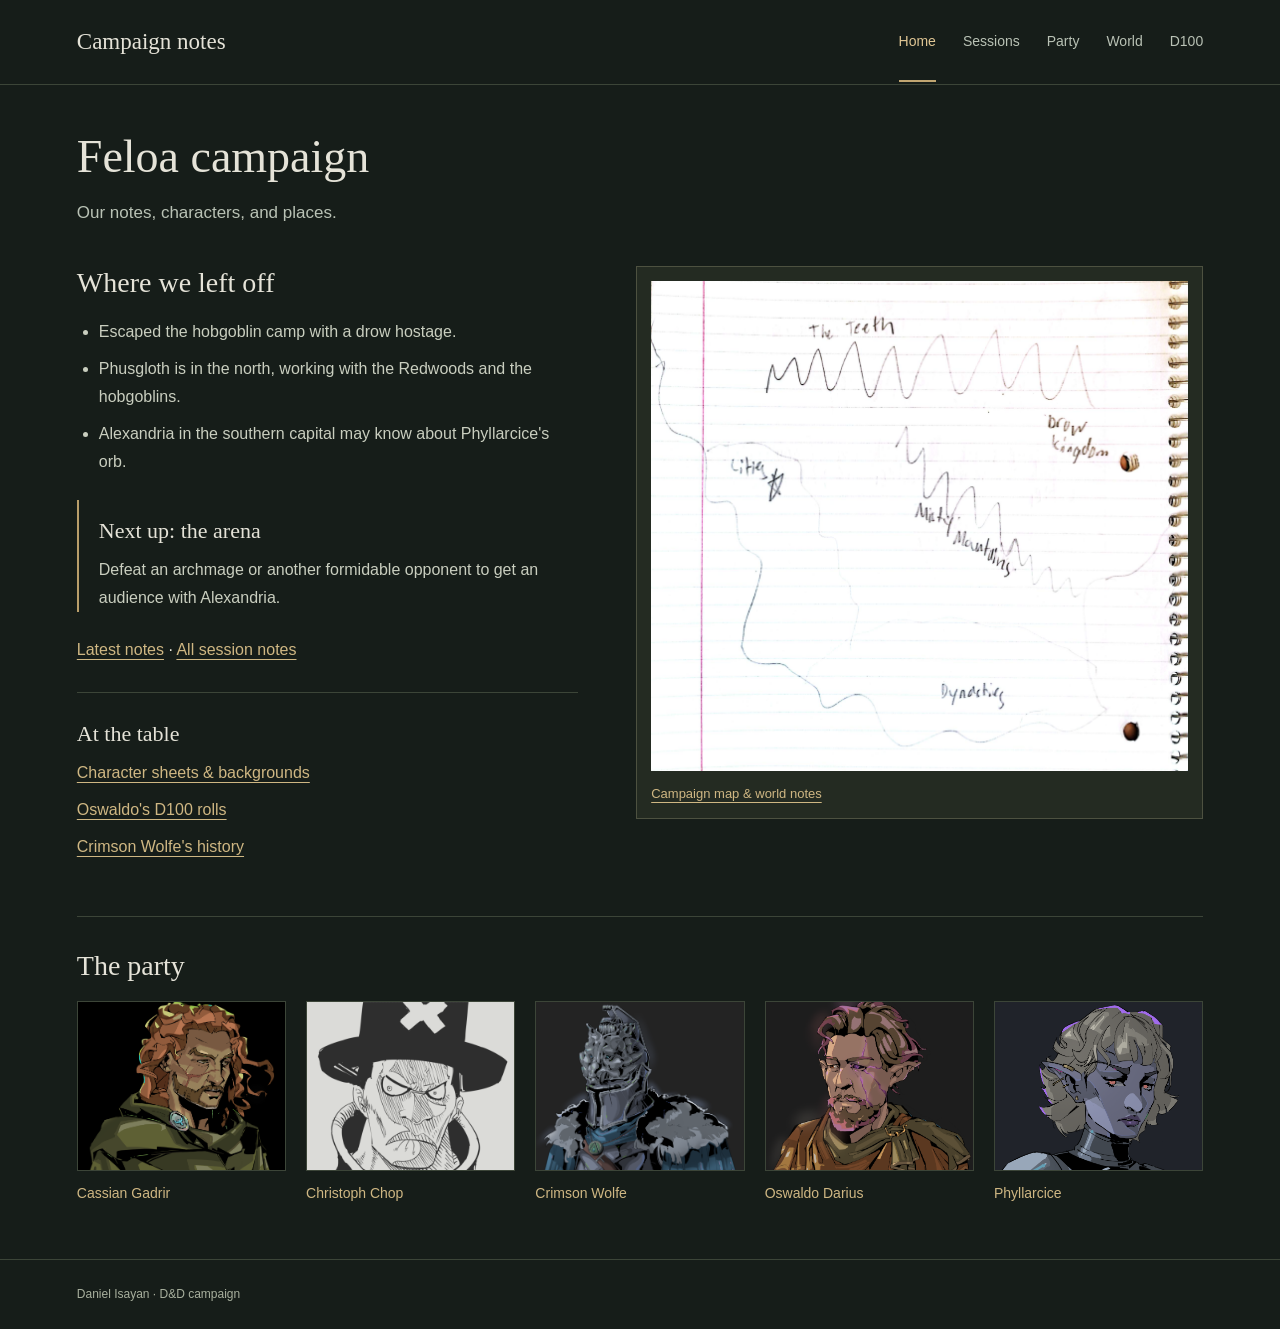
<file: index.html>
<!DOCTYPE html>
<html lang="en">
<head>
  <meta charset="UTF-8">
  <meta name="viewport" content="width=device-width, initial-scale=1">
  <meta name="description" content="Our D&D campaign notes, character sheets, world map, and Oswaldo's D100 table.">
  <title>Home | Campaign notes</title>
  <link rel="stylesheet" href="css/styles.css">
</head>
<body>
  <a class="skip-link" href="#main">Skip to content</a>
  <header class="site-header">
    <div class="container header-inner">
      <a class="brand" href="index.html">Campaign notes</a>
      <nav aria-label="Main navigation">
        <a href="index.html" aria-current="page">Home</a>
        <a href="sessions.html">Sessions</a>
        <a href="characters.html">Party</a>
        <a href="world.html">World</a>
        <a href="d100.html">D100</a>
      </nav>
    </div>
  </header>

  <main id="main" class="container">
    <header class="page-heading">
      <h1>Feloa campaign</h1>
      <p class="intro">Our notes, characters, and places.</p>
    </header>
    <div class="home-layout">
      <section class="current-notes" aria-labelledby="latest-heading">
        <h2 id="latest-heading">Where we left off</h2>
        <ul>
          <li>Escaped the hobgoblin camp with a drow hostage.</li>
          <li>Phusgloth is in the north, working with the Redwoods and the hobgoblins.</li>
          <li>Alexandria in the southern capital may know about Phyllarcice's orb.</li>
        </ul>
        <div class="next-session">
          <h3>Next up: the arena</h3>
          <p>Defeat an archmage or another formidable opponent to get an audience with Alexandria.</p>
        </div>
        <p><a href="sessions.html#arena">Latest notes</a> · <a href="sessions.html">All session notes</a></p>
        <hr>
        <h3>At the table</h3>
        <ul class="plain-links">
          <li><a href="characters.html">Character sheets &amp; backgrounds</a></li>
          <li><a href="d100.html">Oswaldo's D100 rolls</a></li>
          <li><a href="crimson.html">Crimson Wolfe's history</a></li>
        </ul>
      </section>
      <figure class="map-preview">
        <a href="world.html"><img src="images/campaign-map.jpg" alt="Our hand-drawn campaign map, with the Teeth, Misty Mountains, Drow Kingdom, a city, and dynasties marked" width="2160" height="2792"></a>
        <figcaption><a href="world.html">Campaign map &amp; world notes</a></figcaption>
      </figure>
    </div>
    <section class="home-party" aria-labelledby="party-heading">
      <h2 id="party-heading">The party</h2>
      <div class="portrait-row">
        <a href="cassian.html"><img src="images/cassian-gradir.png" alt="Cassian's portrait" width="3945" height="3361" loading="lazy"><span>Cassian Gadrir</span></a>
        <a href="christoph.html"><img src="images/christoph-chop.png" alt="Christoph's portrait" width="1564" height="840" loading="lazy"><span>Christoph Chop</span></a>
        <a href="crimson.html"><img src="images/crimson-wolf.png" alt="Crimson's portrait" width="3598" height="3287" loading="lazy"><span>Crimson Wolfe</span></a>
        <a href="oswaldo.html"><img src="images/oswaldo-darius.png" alt="Oswaldo's portrait" width="2716" height="2875" loading="lazy"><span>Oswaldo Darius</span></a>
        <a href="phyliarces.html"><img src="images/phyllarcice.png" alt="Phyllarcice's portrait" width="3225" height="2969" loading="lazy"><span>Phyllarcice</span></a>
      </div>
    </section>
  </main>
  <footer class="site-footer">
    <div class="container"><p>Daniel Isayan · D&amp;D campaign</p></div>
  </footer>
</body>
</html>
</file>
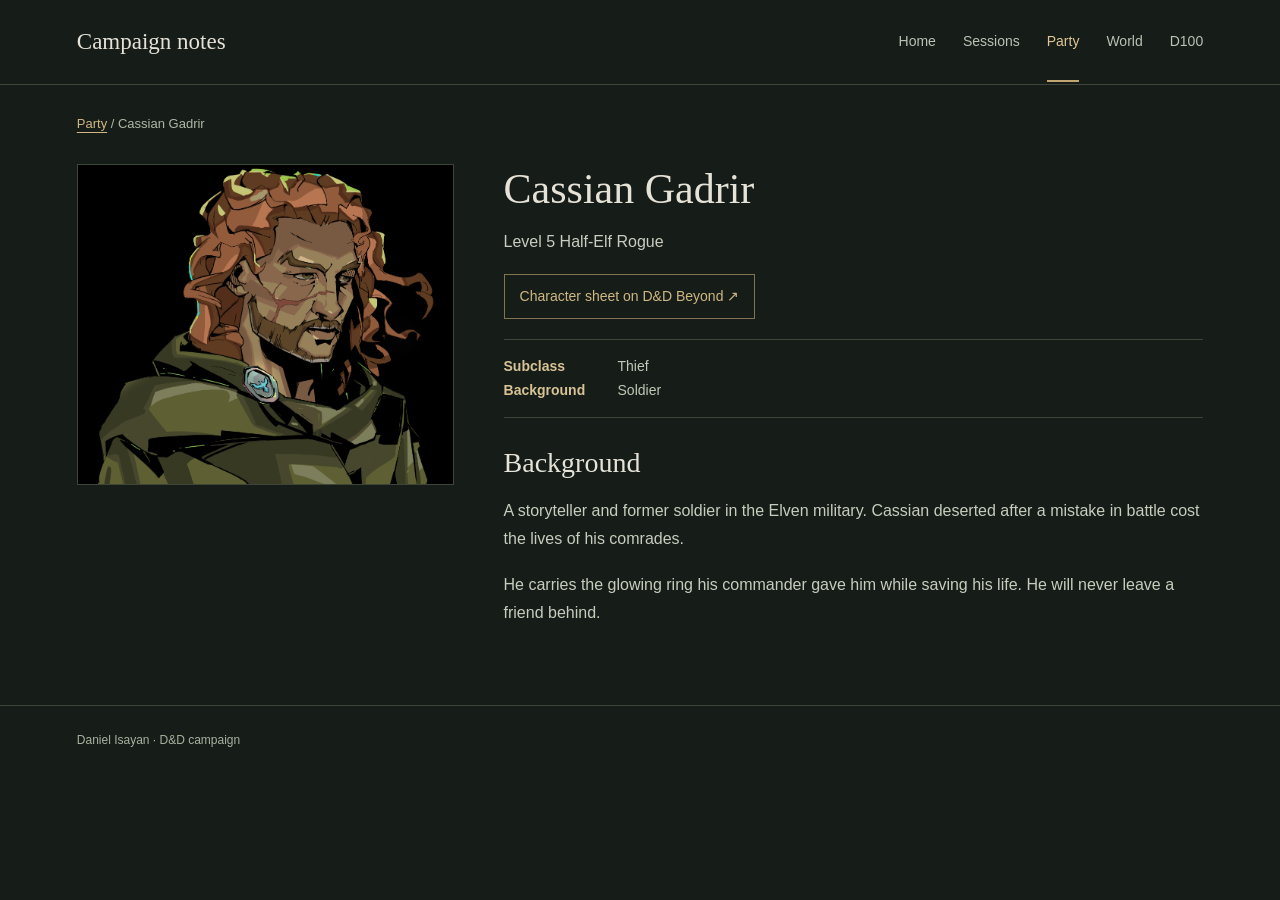
<file: cassian.html>
<!DOCTYPE html>
<html lang="en">
  <head>
    <meta charset="utf-8">
    <meta name="viewport" content="width=device-width, initial-scale=1">
    <meta name="description" content="Cassian Gadrir: Half-Elf Rogue, character sheet, and background.">
    <title>Cassian Gadrir | Campaign notes</title>
    <link rel="stylesheet" href="css/styles.css">
  </head>
  <body>
    <a class="skip-link" href="#main">Skip to content</a>
    <header class="site-header">
      <div class="container header-inner">
        <a class="brand" href="index.html">Campaign notes</a>
        <nav aria-label="Main navigation">
          <a href="index.html">Home</a>
          <a href="sessions.html">Sessions</a>
          <a href="characters.html" aria-current="page">Party</a>
          <a href="world.html">World</a>
          <a href="d100.html">D100</a>
        </nav>
      </div>
    </header>

    <main id="main" class="container">
      <p class="breadcrumb"><a href="characters.html">Party</a> / Cassian Gadrir</p>
      <div class="profile-layout">
        <aside class="profile-portrait">
          <a href="images/cassian-gradir.png" title="View Cassian's full portrait">
            <img src="images/cassian-gradir.png" alt="Cassian with long red hair, a facial scar, and a green cloak." width="3945" height="3361">
          </a>
        </aside>
        <article class="profile-content">
          <h1>Cassian Gadrir</h1>
          <p class="profile-class">Level 5 Half-Elf Rogue</p>
          <p><a class="sheet-link" href="https://www.dndbeyond.com/characters/160245612" target="_blank" rel="noopener noreferrer">Character sheet on D&amp;D Beyond ↗</a></p>
          <dl class="sheet-facts">
            <dt>Subclass</dt><dd>Thief</dd>
            <dt>Background</dt><dd>Soldier</dd>
          </dl>
          <section>
            <h2>Background</h2>
            <p>A storyteller and former soldier in the Elven military. Cassian deserted after a mistake in battle cost the lives of his comrades.</p>
            <p>He carries the glowing ring his commander gave him while saving his life. He will never leave a friend behind.</p>
          </section>
        </article>
      </div>
    </main>

    <footer class="site-footer">
      <div class="container">
        <p>Daniel Isayan · D&amp;D campaign</p>
      </div>
    </footer>
  </body>
</html>
</file>
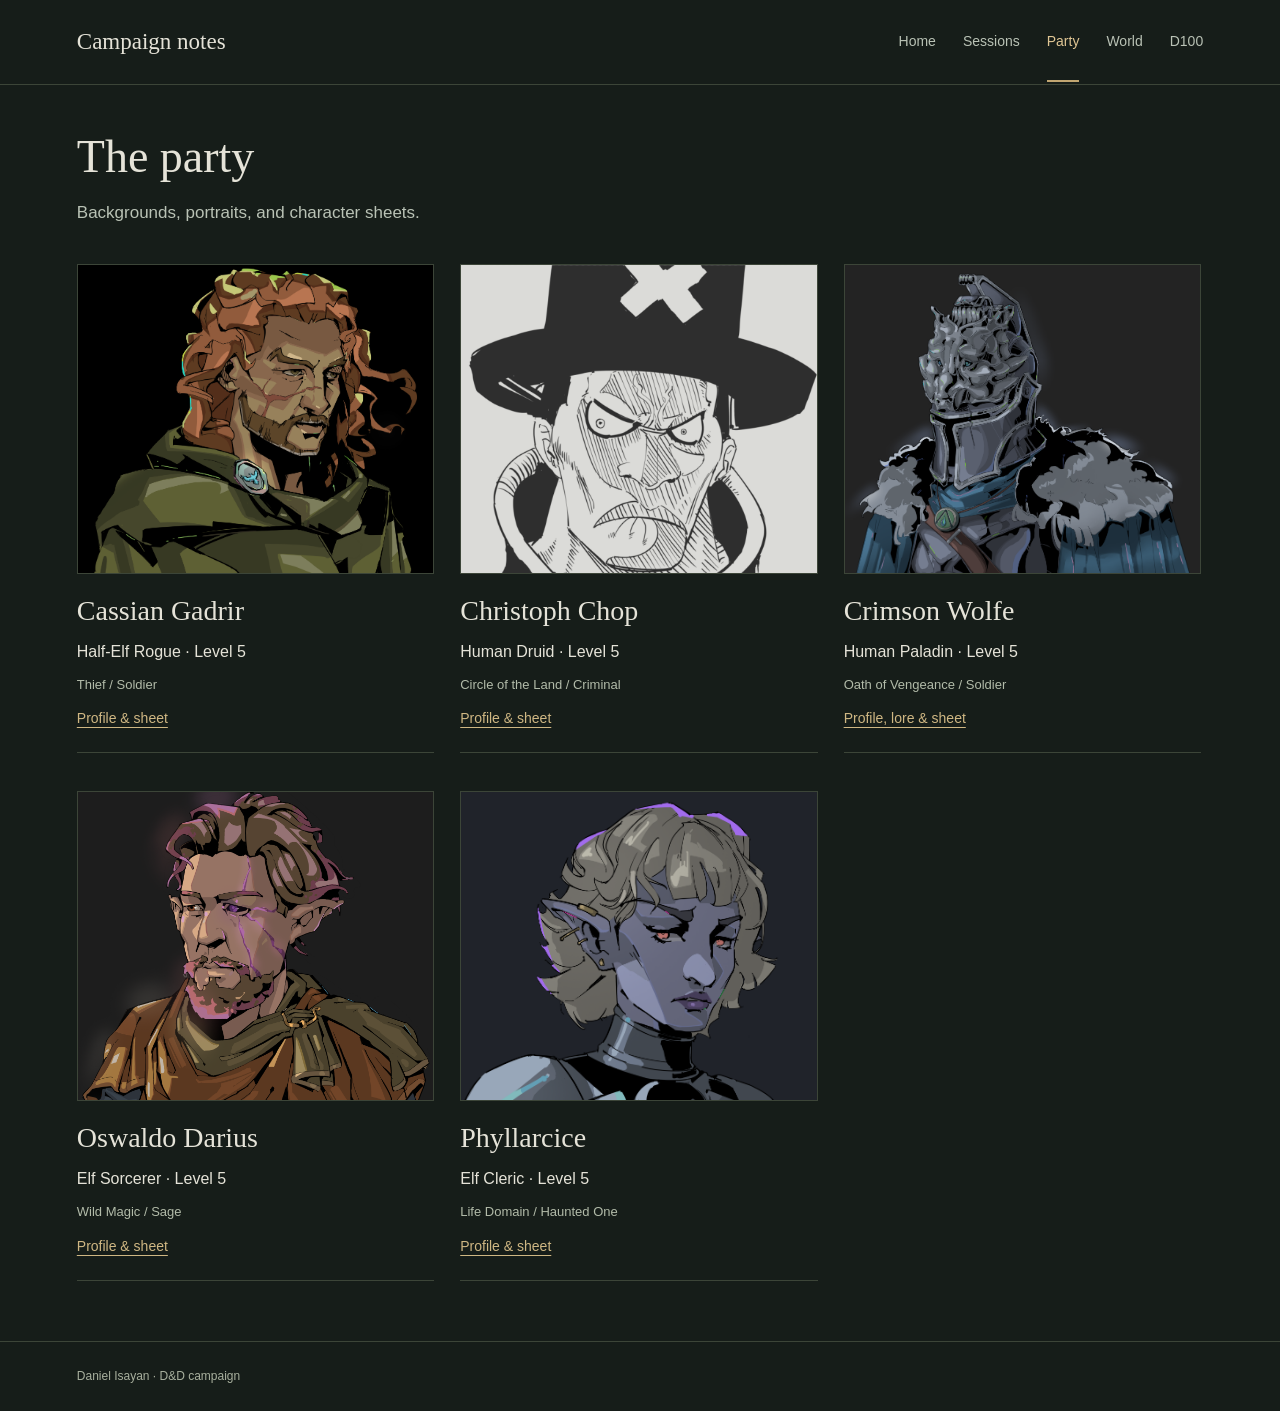
<file: characters.html>
<!DOCTYPE html>
<html lang="en">
<head>
  <meta charset="UTF-8">
  <meta name="viewport" content="width=device-width, initial-scale=1">
  <meta name="description" content="Our party: Cassian Gadrir, Christoph Chop, Crimson Wolfe, Oswaldo Darius, and Phyllarcice. Profiles and D&D Beyond character sheets.">
  <title>Party | Campaign notes</title>
  <link rel="stylesheet" href="css/styles.css">
</head>
<body>
  <a class="skip-link" href="#main">Skip to content</a>
  <header class="site-header">
    <div class="container header-inner">
      <a class="brand" href="index.html">Campaign notes</a>
      <nav aria-label="Main navigation">
        <a href="index.html">Home</a><a href="sessions.html">Sessions</a><a href="characters.html" aria-current="page">Party</a><a href="world.html">World</a><a href="d100.html">D100</a>
      </nav>
    </div>
  </header>
  <main id="main" class="container">
    <header class="page-heading">
      <h1>The party</h1>
      <p class="intro">Backgrounds, portraits, and character sheets.</p>
    </header>
    <div class="character-grid">
      <article class="character-card" id="cassian">
        <a href="cassian.html"><img src="images/cassian-gradir.png" alt="Cassian with long red hair, a facial scar, and a green cloak" width="3945" height="3361"></a>
        <div class="character-info">
          <h2><a href="cassian.html">Cassian Gadrir</a></h2>
          <p>Half-Elf Rogue · Level 5</p><p class="small-note">Thief / Soldier</p>
          <a href="cassian.html">Profile &amp; sheet</a>
        </div>
      </article>
      <article class="character-card" id="christoph">
        <a href="christoph.html"><img src="images/christoph-chop.png" alt="Black-and-white portrait of Christoph in a tall hat with a white cross" width="1564" height="840"></a>
        <div class="character-info">
          <h2><a href="christoph.html">Christoph Chop</a></h2>
          <p>Human Druid · Level 5</p><p class="small-note">Circle of the Land / Criminal</p>
          <a href="christoph.html">Profile &amp; sheet</a>
        </div>
      </article>
      <article class="character-card" id="crimson">
        <a href="crimson.html"><img src="images/crimson-wolf.png" alt="Crimson in a wolf-crested helmet and fur-lined cloak" width="3598" height="3287" loading="lazy"></a>
        <div class="character-info">
          <h2><a href="crimson.html">Crimson Wolfe</a></h2>
          <p>Human Paladin · Level 5</p><p class="small-note">Oath of Vengeance / Soldier</p>
          <a href="crimson.html">Profile, lore &amp; sheet</a>
        </div>
      </article>
      <article class="character-card" id="oswaldo">
        <a href="oswaldo.html"><img src="images/oswaldo-darius.png" alt="Oswaldo with pointed ears, purple facial marks, and a brown cloak" width="2716" height="2875" loading="lazy"></a>
        <div class="character-info">
          <h2><a href="oswaldo.html">Oswaldo Darius</a></h2>
          <p>Elf Sorcerer · Level 5</p><p class="small-note">Wild Magic / Sage</p>
          <a href="oswaldo.html">Profile &amp; sheet</a>
        </div>
      </article>
      <article class="character-card" id="phyliarces">
        <a href="phyliarces.html"><img src="images/phyllarcice.png" alt="Phyllarcice with pale hair, gold ear piercings, and silver armor" width="3225" height="2969" loading="lazy"></a>
        <div class="character-info">
          <h2><a href="phyliarces.html">Phyllarcice</a></h2>
          <p>Elf Cleric · Level 5</p><p class="small-note">Life Domain / Haunted One</p>
          <a href="phyliarces.html">Profile &amp; sheet</a>
        </div>
      </article>
    </div>
  </main>
  <footer class="site-footer">
    <div class="container"><p>Daniel Isayan · D&amp;D campaign</p></div>
  </footer>
</body>
</html>
</file>
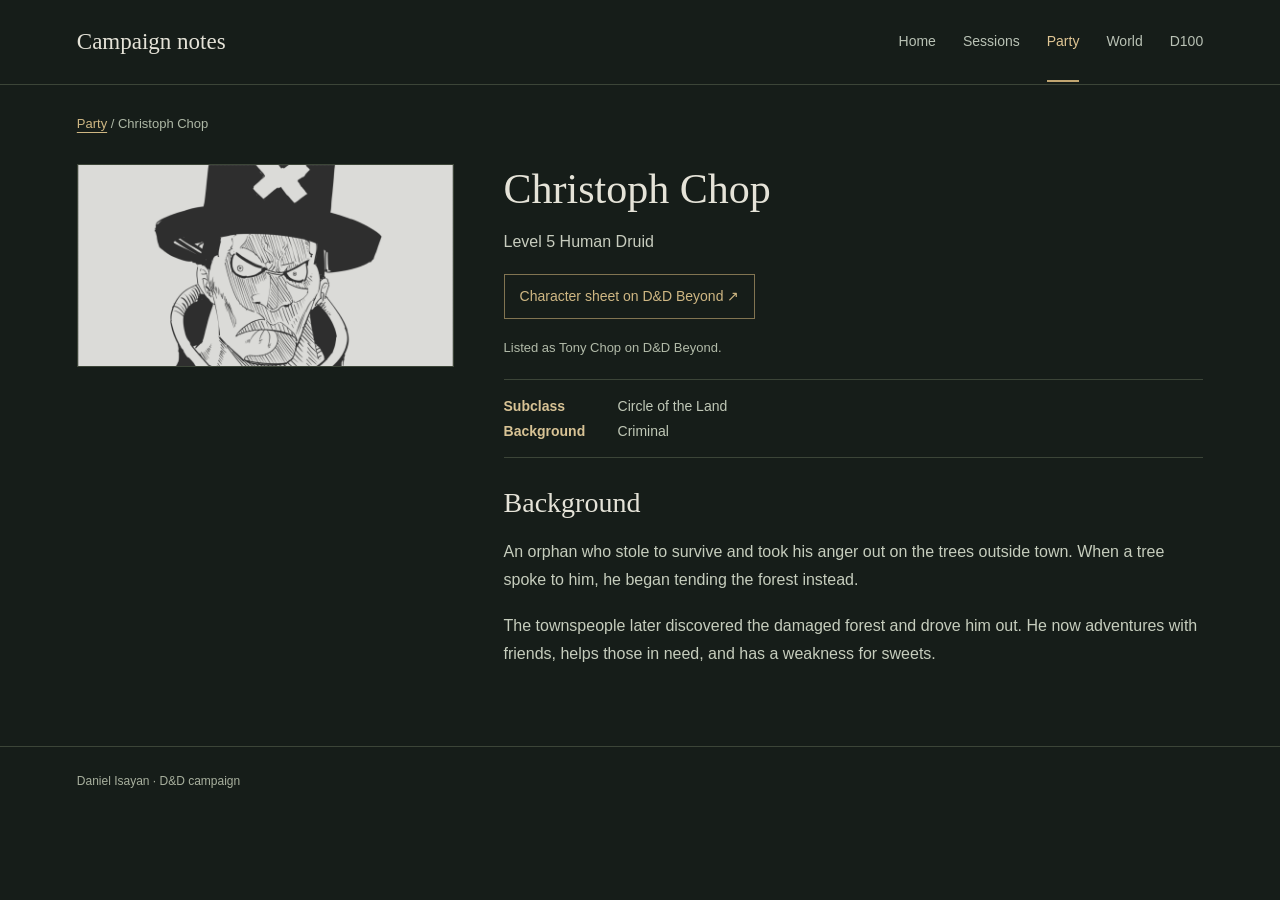
<file: christoph.html>
<!DOCTYPE html>
<html lang="en">
  <head>
    <meta charset="utf-8">
    <meta name="viewport" content="width=device-width, initial-scale=1">
    <meta name="description" content="Christoph Chop: Human Druid, character sheet, and background.">
    <title>Christoph Chop | Campaign notes</title>
    <link rel="stylesheet" href="css/styles.css">
  </head>
  <body>
    <a class="skip-link" href="#main">Skip to content</a>
    <header class="site-header">
      <div class="container header-inner">
        <a class="brand" href="index.html">Campaign notes</a>
        <nav aria-label="Main navigation">
          <a href="index.html">Home</a>
          <a href="sessions.html">Sessions</a>
          <a href="characters.html" aria-current="page">Party</a>
          <a href="world.html">World</a>
          <a href="d100.html">D100</a>
        </nav>
      </div>
    </header>

    <main id="main" class="container">
      <p class="breadcrumb"><a href="characters.html">Party</a> / Christoph Chop</p>
      <div class="profile-layout">
        <aside class="profile-portrait">
          <a href="images/christoph-chop.png" title="View Christoph's full portrait">
            <img src="images/christoph-chop.png" alt="Black-and-white portrait of Christoph wearing a tall black hat marked with a white cross." width="1564" height="840">
          </a>
        </aside>
        <article class="profile-content">
          <h1>Christoph Chop</h1>
          <p class="profile-class">Level 5 Human Druid</p>
          <p><a class="sheet-link" href="https://www.dndbeyond.com/characters/149992324/OJRTQI" target="_blank" rel="noopener noreferrer">Character sheet on D&amp;D Beyond ↗</a></p>
          <p class="source-note">Listed as Tony Chop on D&amp;D Beyond.</p>
          <dl class="sheet-facts">
            <dt>Subclass</dt><dd>Circle of the Land</dd>
            <dt>Background</dt><dd>Criminal</dd>
          </dl>
          <section>
            <h2>Background</h2>
            <p>An orphan who stole to survive and took his anger out on the trees outside town. When a tree spoke to him, he began tending the forest instead.</p>
            <p>The townspeople later discovered the damaged forest and drove him out. He now adventures with friends, helps those in need, and has a weakness for sweets.</p>
          </section>
        </article>
      </div>
    </main>

    <footer class="site-footer">
      <div class="container">
        <p>Daniel Isayan · D&amp;D campaign</p>
      </div>
    </footer>
  </body>
</html>
</file>
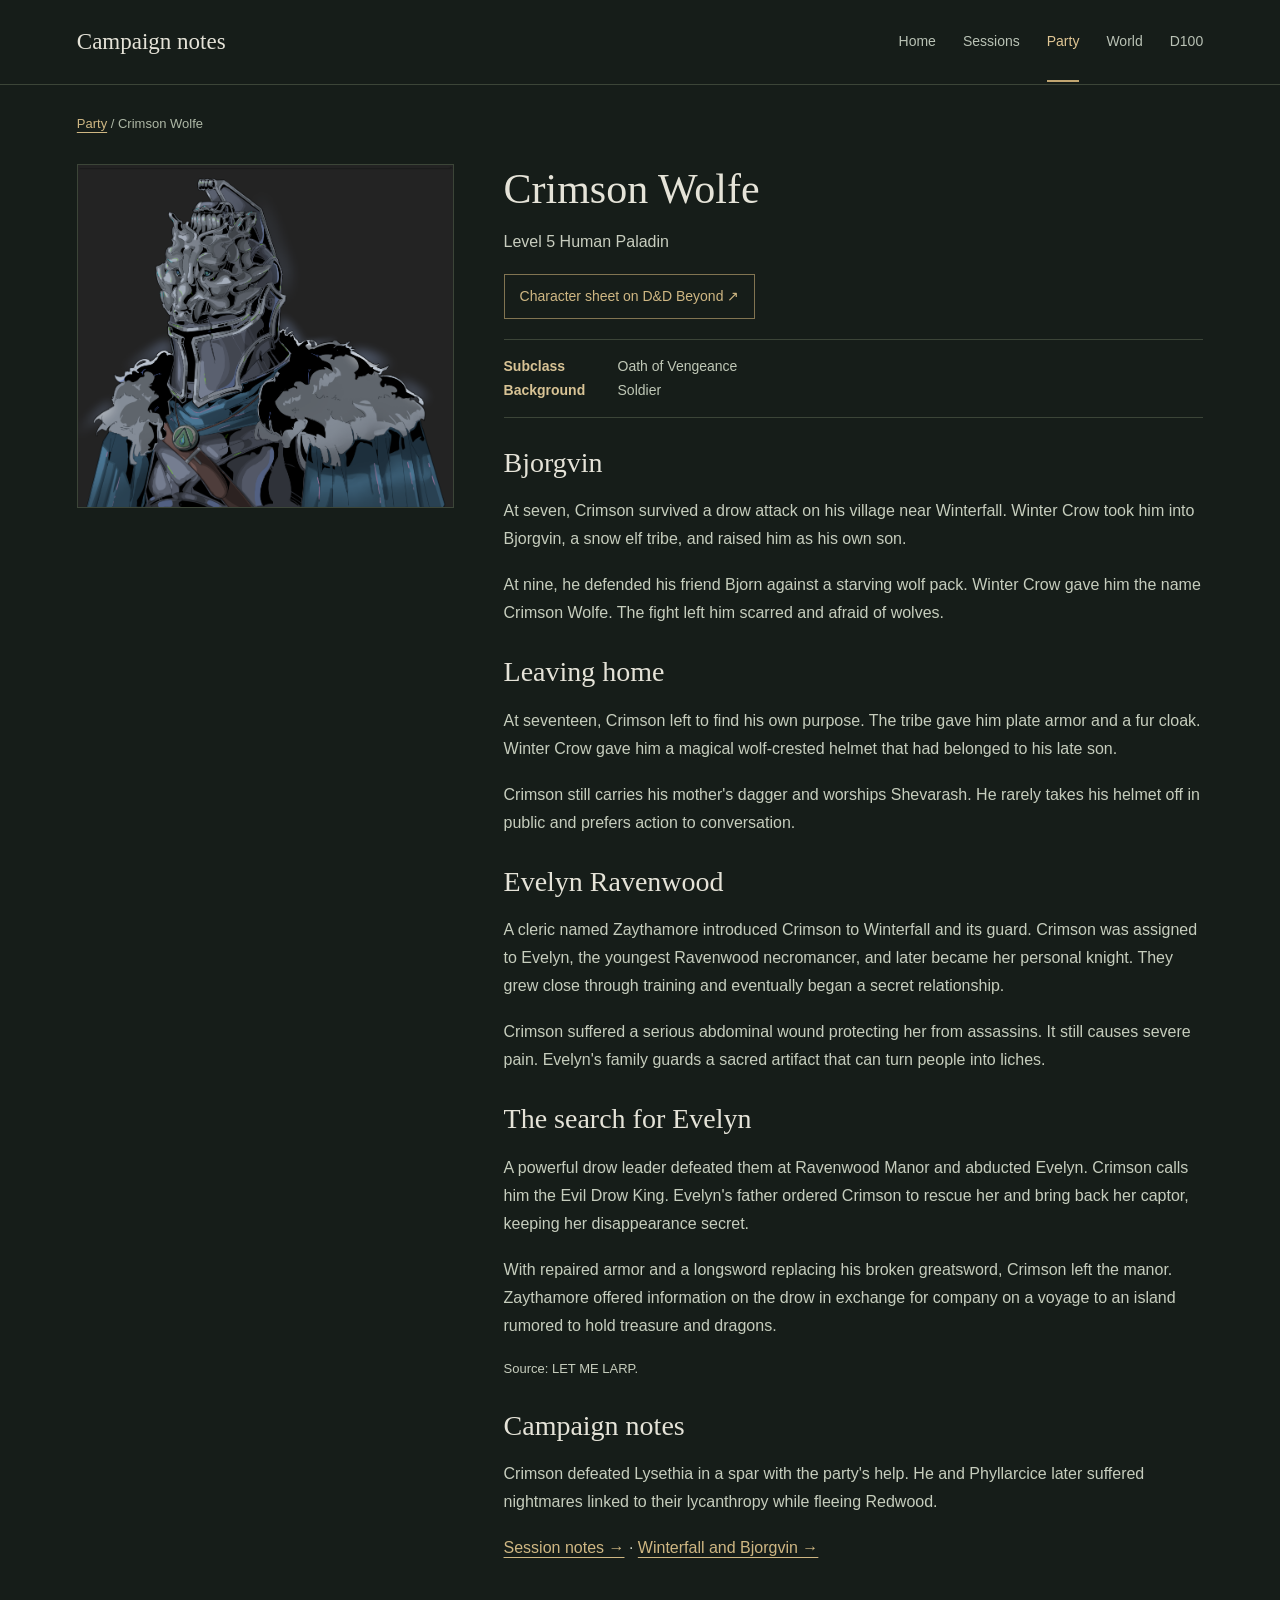
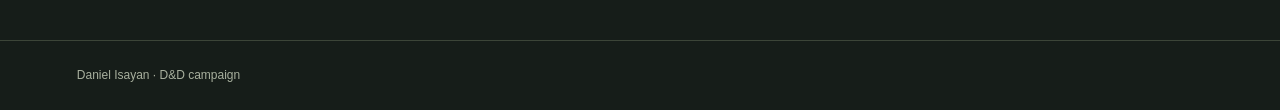
<file: crimson.html>
<!DOCTYPE html>
<html lang="en">
  <head>
    <meta charset="utf-8">
    <meta name="viewport" content="width=device-width, initial-scale=1">
    <meta name="description" content="Crimson Wolfe: Human Paladin, character sheet, and lore from LET ME LARP.">
    <title>Crimson Wolfe | Campaign notes</title>
    <link rel="stylesheet" href="css/styles.css">
  </head>
  <body>
    <a class="skip-link" href="#main">Skip to content</a>
    <header class="site-header">
      <div class="container header-inner">
        <a class="brand" href="index.html">Campaign notes</a>
        <nav aria-label="Main navigation">
          <a href="index.html">Home</a>
          <a href="sessions.html">Sessions</a>
          <a href="characters.html" aria-current="page">Party</a>
          <a href="world.html">World</a>
          <a href="d100.html">D100</a>
        </nav>
      </div>
    </header>

    <main id="main" class="container">
      <p class="breadcrumb"><a href="characters.html">Party</a> / Crimson Wolfe</p>
      <div class="profile-layout">
        <aside class="profile-portrait">
          <a href="images/crimson-wolf.png" title="View Crimson's full portrait">
            <img src="images/crimson-wolf.png" alt="Crimson in a sculpted metal helmet, blue clothing, and a fur-lined cloak." width="3598" height="3287">
          </a>
        </aside>
        <article class="profile-content">
          <h1>Crimson Wolfe</h1>
          <p class="profile-class">Level 5 Human Paladin</p>
          <p><a class="sheet-link" href="https://www.dndbeyond.com/characters/149992304" target="_blank" rel="noopener noreferrer">Character sheet on D&amp;D Beyond ↗</a></p>
          <dl class="sheet-facts">
            <dt>Subclass</dt><dd>Oath of Vengeance</dd>
            <dt>Background</dt><dd>Soldier</dd>
          </dl>
          <section>
            <h2>Bjorgvin</h2>
            <p>At seven, Crimson survived a drow attack on his village near Winterfall. Winter Crow took him into Bjorgvin, a snow elf tribe, and raised him as his own son.</p>
            <p>At nine, he defended his friend Bjorn against a starving wolf pack. Winter Crow gave him the name Crimson Wolfe. The fight left him scarred and afraid of wolves.</p>
          </section>
          <section>
            <h2>Leaving home</h2>
            <p>At seventeen, Crimson left to find his own purpose. The tribe gave him plate armor and a fur cloak. Winter Crow gave him a magical wolf-crested helmet that had belonged to his late son.</p>
            <p>Crimson still carries his mother's dagger and worships Shevarash. He rarely takes his helmet off in public and prefers action to conversation.</p>
          </section>
          <section>
            <h2>Evelyn Ravenwood</h2>
            <p>A cleric named Zaythamore introduced Crimson to Winterfall and its guard. Crimson was assigned to Evelyn, the youngest Ravenwood necromancer, and later became her personal knight. They grew close through training and eventually began a secret relationship.</p>
            <p>Crimson suffered a serious abdominal wound protecting her from assassins. It still causes severe pain. Evelyn's family guards a sacred artifact that can turn people into liches.</p>
          </section>
          <section>
            <h2>The search for Evelyn</h2>
            <p>A powerful drow leader defeated them at Ravenwood Manor and abducted Evelyn. Crimson calls him the Evil Drow King. Evelyn's father ordered Crimson to rescue her and bring back her captor, keeping her disappearance secret.</p>
            <p>With repaired armor and a longsword replacing his broken greatsword, Crimson left the manor. Zaythamore offered information on the drow in exchange for company on a voyage to an island rumored to hold treasure and dragons.</p>
            <p class="source-note">Source: LET ME LARP.</p>
          </section>
          <section>
            <h2>Campaign notes</h2>
            <p>Crimson defeated Lysethia in a spar with the party's help. He and Phyllarcice later suffered nightmares linked to their lycanthropy while fleeing Redwood.</p>
            <p><a href="sessions.html">Session notes →</a> · <a href="world.html">Winterfall and Bjorgvin →</a></p>
          </section>
        </article>
      </div>
    </main>

    <footer class="site-footer">
      <div class="container">
        <p>Daniel Isayan · D&amp;D campaign</p>
      </div>
    </footer>
  </body>
</html>
</file>
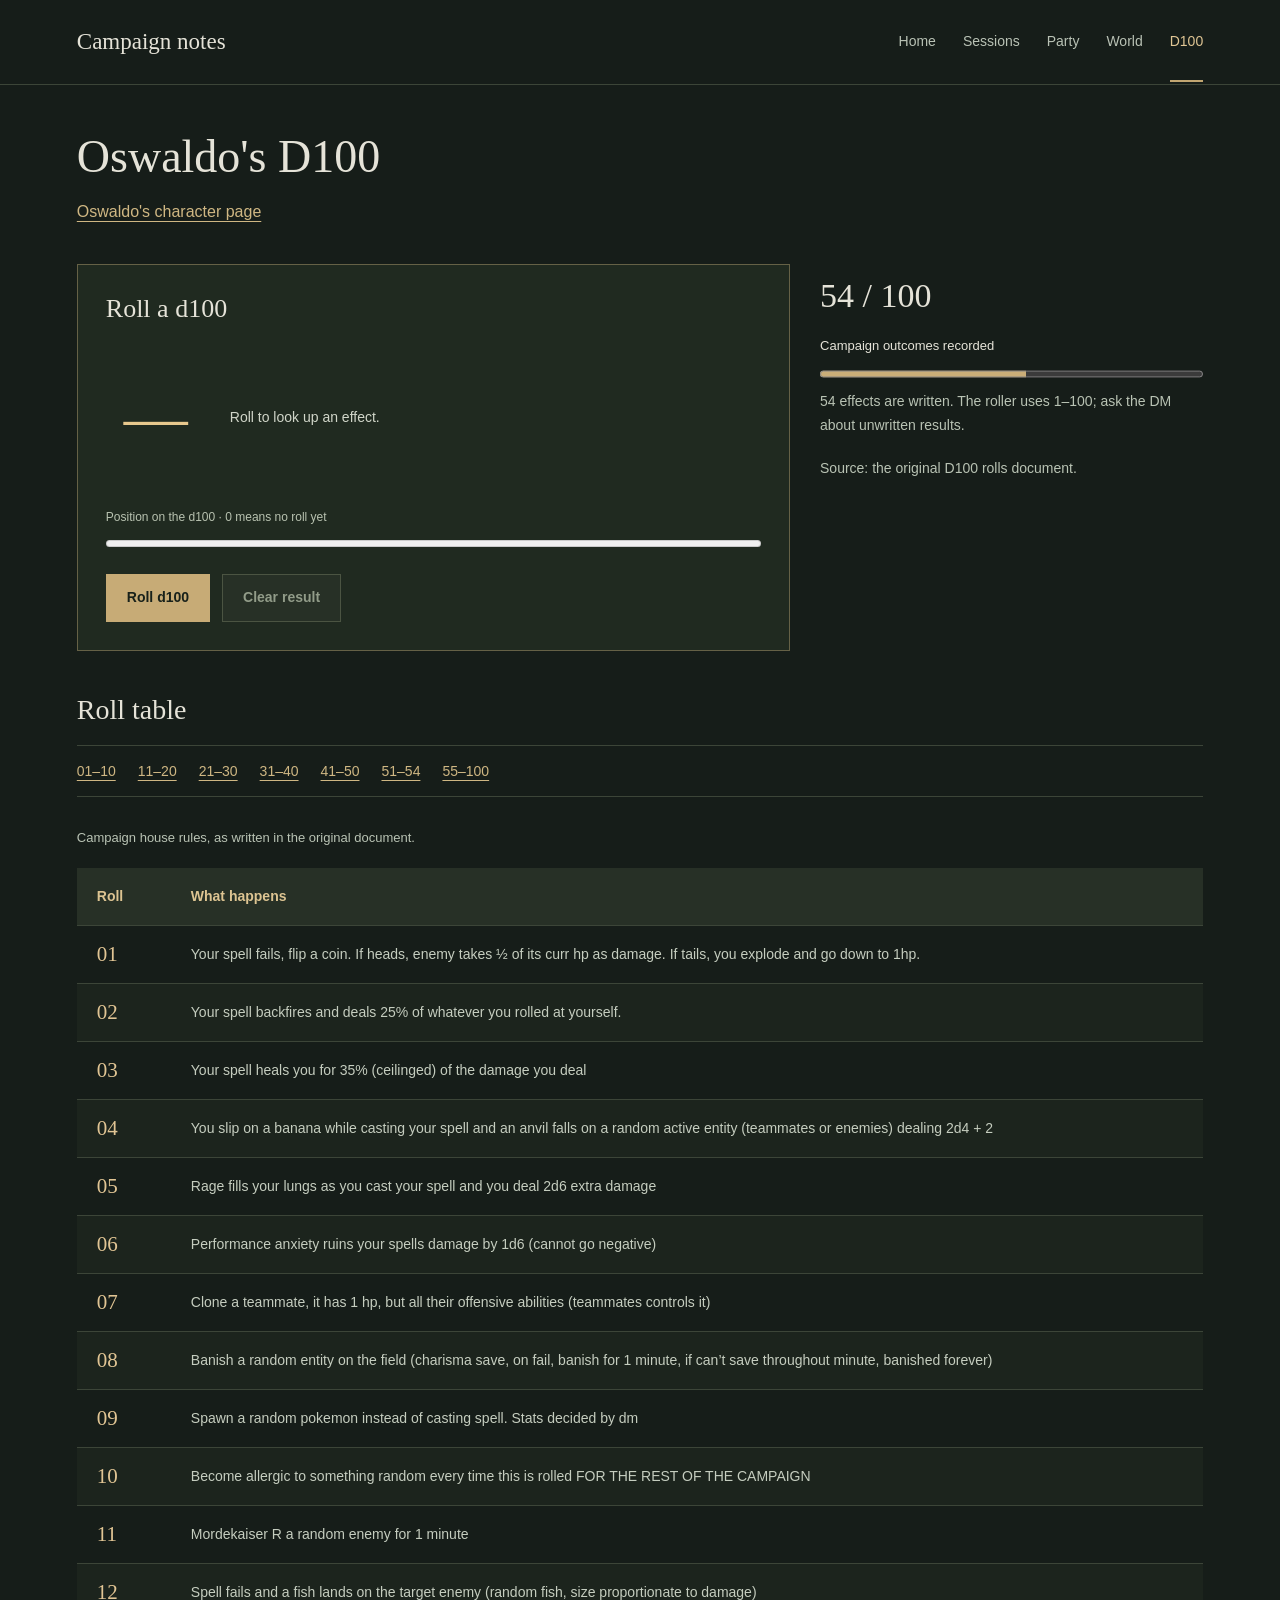
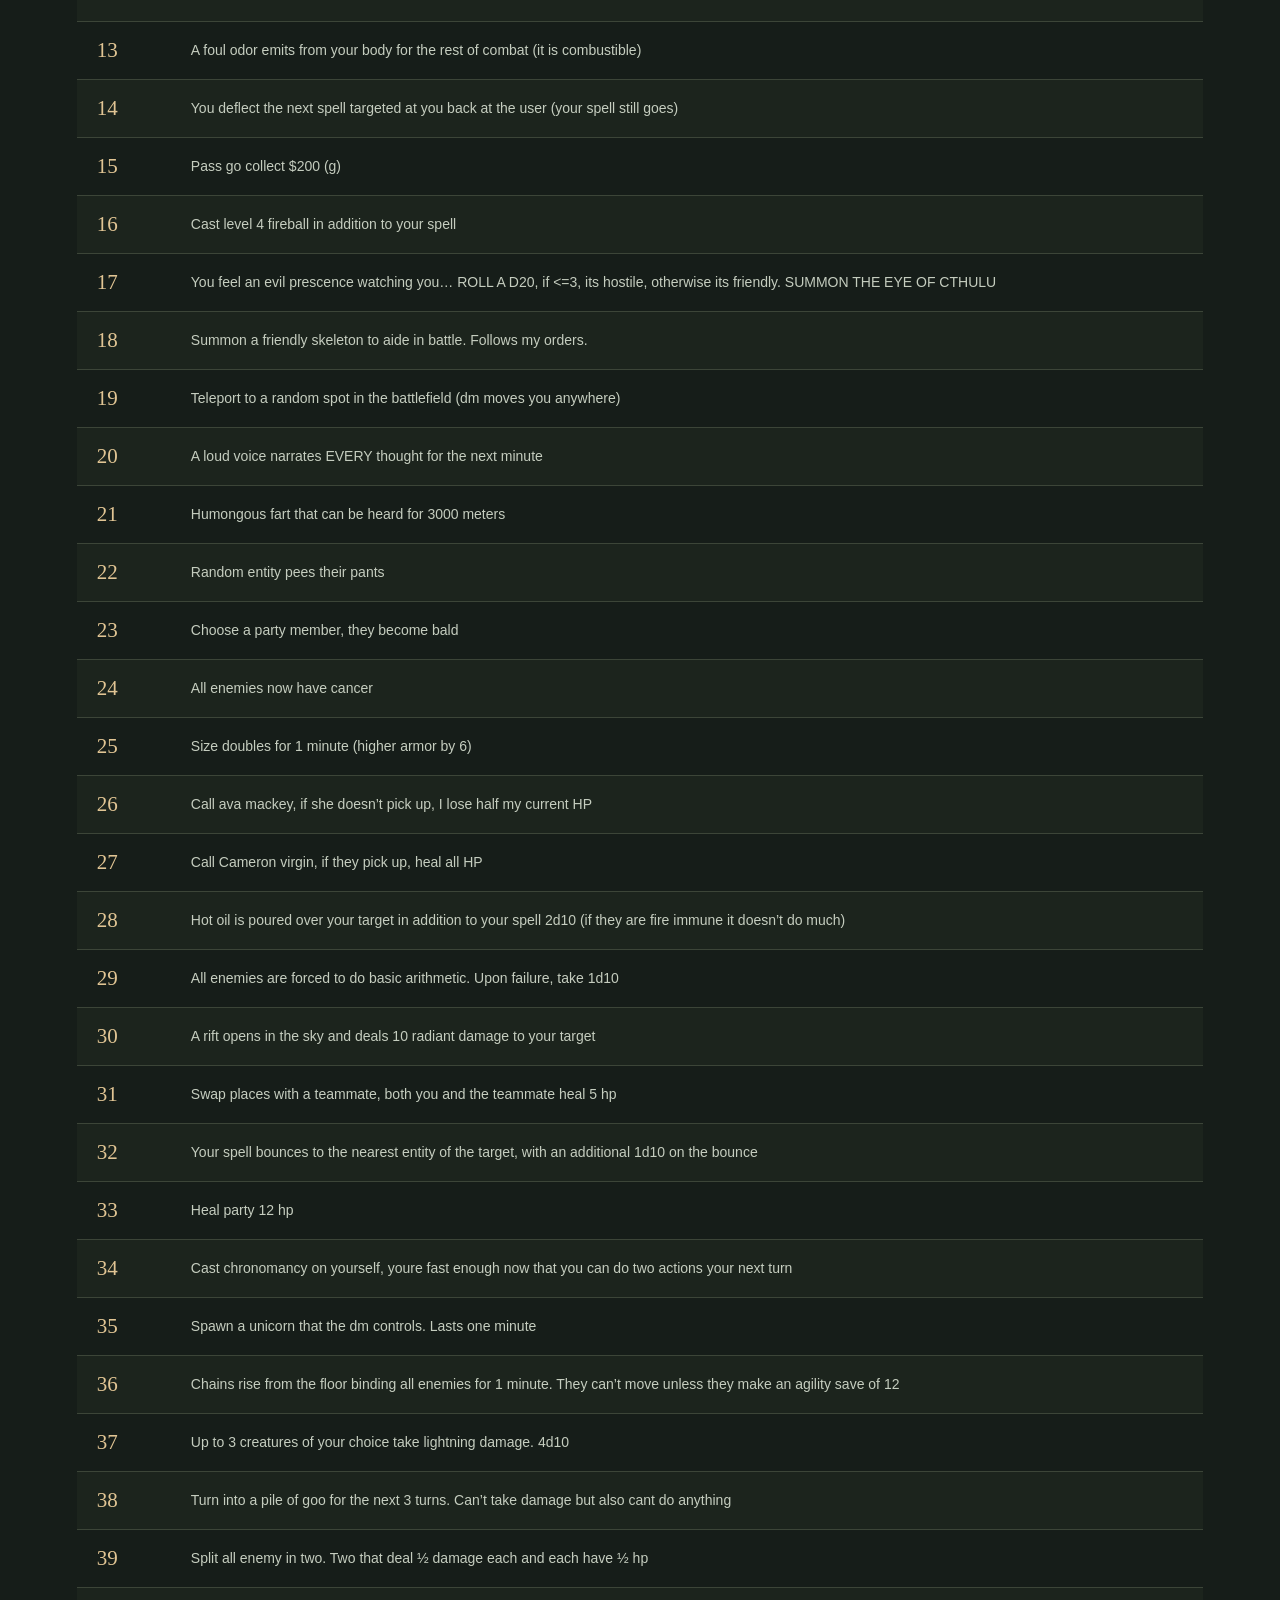
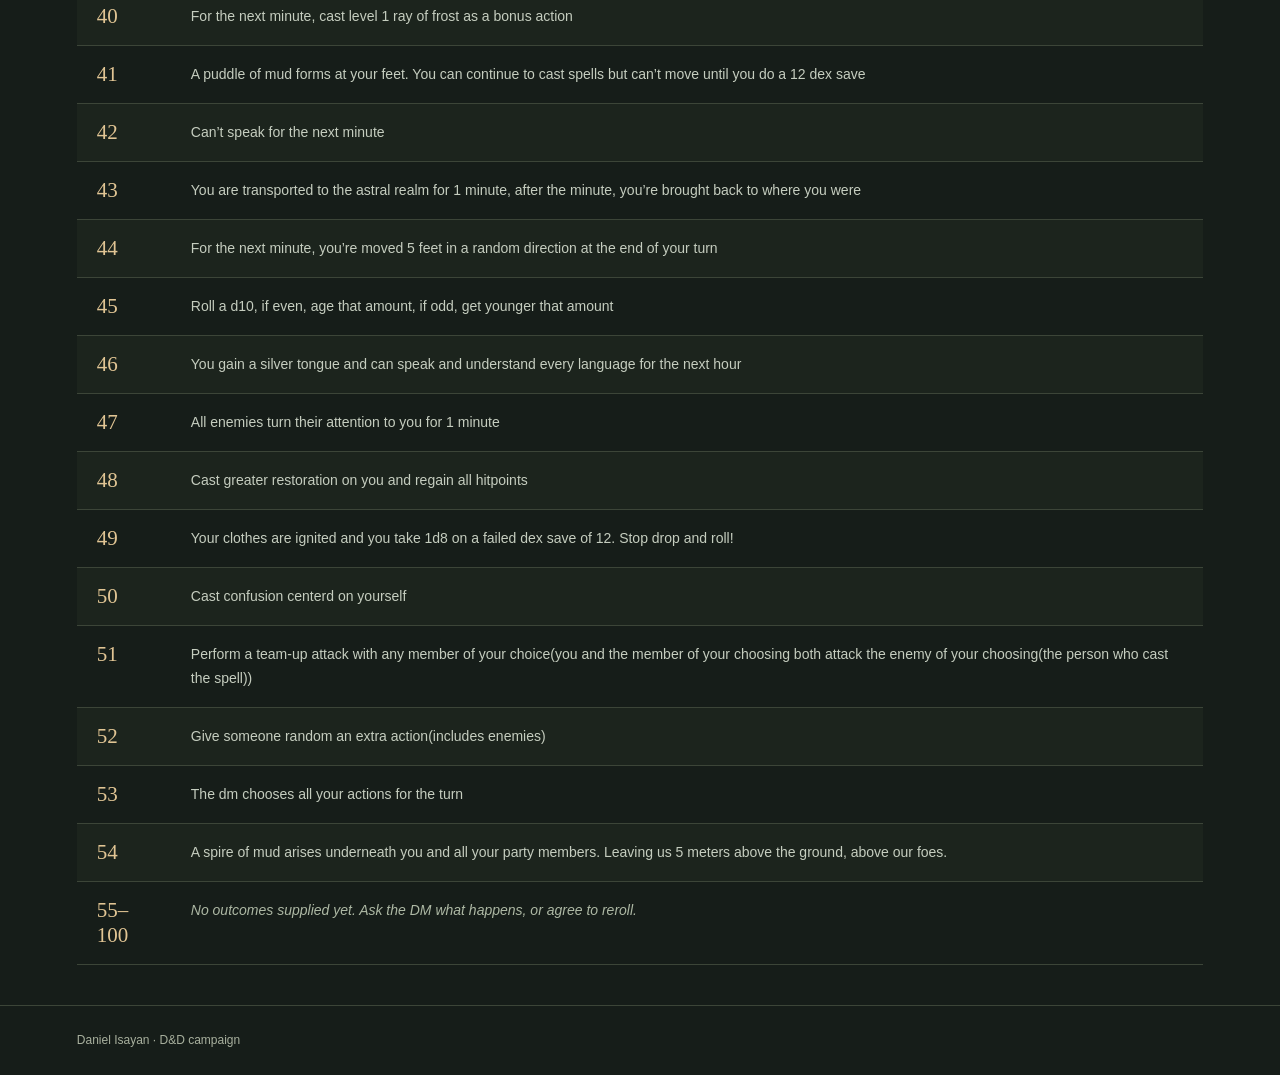
<file: d100.html>
<!DOCTYPE html>
<html lang="en">
<head>
  <meta charset="UTF-8">
  <meta name="viewport" content="width=device-width, initial-scale=1.0">
  <meta name="description" content="Roll Oswaldo Darius's d100 and read all 54 spell effects recorded in our D&D campaign table.">
  <title>Oswaldo's D100 | Campaign notes</title>
  <link rel="stylesheet" href="css/styles.css">
</head>
<body>
  <a class="skip-link" href="#main">Skip to content</a>
  <header class="site-header">
    <div class="container header-inner">
      <a class="brand" href="index.html">Campaign notes</a>
      <nav aria-label="Main navigation">
        <a href="index.html">Home</a>
        <a href="sessions.html">Sessions</a>
        <a href="characters.html">Party</a>
        <a href="world.html">World</a>
        <a href="d100.html" aria-current="page">D100</a>
      </nav>
    </div>
  </header>

  <main id="main" class="container">
    <header class="page-heading">
      <h1>Oswaldo's D100</h1>
      <p><a href="oswaldo.html">Oswaldo's character page</a></p>
    </header>

    <div class="roller-layout">
      <section class="roller-panel" aria-labelledby="dice-heading">
        <h2 id="dice-heading">Roll a d100</h2>
        <div class="result-box" aria-live="polite" aria-atomic="true">
          <!-- Daniel's output element shows the number calculated by JavaScript. -->
          <output id="roll-number" aria-label="D100 result">—</output>
          <p id="roll-effect">Roll to look up an effect.</p>
        </div>
        <!-- A meter measures the current result within the 0–100 range. Zero means no roll. -->
        <label class="meter-label" for="roll-meter">Position on the d100 · 0 means no roll yet</label>
        <meter id="roll-meter" min="0" max="100" value="0">No roll yet</meter>
        <div id="dice-controls" hidden>
          <div class="roller-actions">
            <button id="roll-button" type="button">Roll d100</button>
            <!-- Clear stays disabled until there is a result to clear. -->
            <button id="clear-button" class="secondary-button" type="button" disabled>Clear result</button>
          </div>
        </div>
        <noscript><p>Use physical dice and look up your result in the table below. Enable JavaScript to use the roller.</p></noscript>
      </section>

      <aside class="table-status" aria-labelledby="status-heading">
        <h2 id="status-heading">54 / 100</h2>
        <!-- Progress tracks how much of the campaign's table has been written. -->
        <label for="table-progress">Campaign outcomes recorded</label>
        <progress id="table-progress" value="54" max="100">54 of 100 outcomes</progress>
        <p>54 effects are written. The roller uses 1–100; ask the DM about unwritten results.</p>
        <p class="source-note">Source: the original D100 rolls document.</p>
      </aside>
    </div>

    <section aria-labelledby="table-heading">
      <h2 id="table-heading">Roll table</h2>
      <nav class="jump-links" aria-label="Jump to a roll range">
        <a href="#roll-1">01–10</a>
        <a href="#roll-11">11–20</a>
        <a href="#roll-21">21–30</a>
        <a href="#roll-31">31–40</a>
        <a href="#roll-41">41–50</a>
        <a href="#roll-51">51–54</a>
        <a href="#roll-55">55–100</a>
      </nav>
      <div class="table-wrap">
        <table>
          <caption>Campaign house rules, as written in the original document.</caption>
          <thead><tr><th scope="col">Roll</th><th scope="col">What happens</th></tr></thead>
          <tbody>
            <tr id="roll-1"><th scope="row">01</th><td>Your spell fails, flip a coin. If heads, enemy takes &#189; of its curr hp as damage. If tails, you explode and go down to 1hp.</td></tr>
            <tr id="roll-2"><th scope="row">02</th><td>Your spell backfires and deals 25% of whatever you rolled at yourself.</td></tr>
            <tr id="roll-3"><th scope="row">03</th><td>Your spell heals you for 35% (ceilinged) of the damage you deal</td></tr>
            <tr id="roll-4"><th scope="row">04</th><td>You slip on a banana while casting your spell and an anvil falls on a random active entity (teammates or enemies) dealing 2d4 + 2</td></tr>
            <tr id="roll-5"><th scope="row">05</th><td>Rage fills your lungs as you cast your spell and you deal 2d6 extra damage</td></tr>
            <tr id="roll-6"><th scope="row">06</th><td>Performance anxiety ruins your spells damage by 1d6 (cannot go negative)</td></tr>
            <tr id="roll-7"><th scope="row">07</th><td>Clone a teammate, it has 1 hp, but all their offensive abilities (teammates controls it)</td></tr>
            <tr id="roll-8"><th scope="row">08</th><td>Banish a random entity on the field (charisma save, on fail, banish for 1 minute, if can’t save throughout minute, banished forever)</td></tr>
            <tr id="roll-9"><th scope="row">09</th><td>Spawn a random pokemon instead of casting spell. Stats decided by dm</td></tr>
            <tr id="roll-10"><th scope="row">10</th><td>Become allergic to something random every time this is rolled FOR THE REST OF THE CAMPAIGN</td></tr>
            <tr id="roll-11"><th scope="row">11</th><td>Mordekaiser R a random enemy for 1 minute</td></tr>
            <tr id="roll-12"><th scope="row">12</th><td>Spell fails and a fish lands on the target enemy (random fish, size proportionate to damage)</td></tr>
            <tr id="roll-13"><th scope="row">13</th><td>A foul odor emits from your body for the rest of combat (it is combustible)</td></tr>
            <tr id="roll-14"><th scope="row">14</th><td>You deflect the next spell targeted at you back at the user (your spell still goes)</td></tr>
            <tr id="roll-15"><th scope="row">15</th><td>Pass go collect $200 (g)</td></tr>
            <tr id="roll-16"><th scope="row">16</th><td>Cast level 4 fireball in addition to your spell</td></tr>
            <tr id="roll-17"><th scope="row">17</th><td>You feel an evil prescence watching you… ROLL A D20, if &lt;=3, its hostile, otherwise its friendly. SUMMON THE EYE OF CTHULU</td></tr>
            <tr id="roll-18"><th scope="row">18</th><td>Summon a friendly skeleton to aide in battle. Follows my orders.</td></tr>
            <tr id="roll-19"><th scope="row">19</th><td>Teleport to a random spot in the battlefield (dm moves you anywhere)</td></tr>
            <tr id="roll-20"><th scope="row">20</th><td>A loud voice narrates EVERY thought for the next minute</td></tr>
            <tr id="roll-21"><th scope="row">21</th><td>Humongous fart that can be heard for 3000 meters</td></tr>
            <tr id="roll-22"><th scope="row">22</th><td>Random entity pees their pants</td></tr>
            <tr id="roll-23"><th scope="row">23</th><td>Choose a party member, they become bald</td></tr>
            <tr id="roll-24"><th scope="row">24</th><td>All enemies now have cancer</td></tr>
            <tr id="roll-25"><th scope="row">25</th><td>Size doubles for 1 minute (higher armor by 6)</td></tr>
            <tr id="roll-26"><th scope="row">26</th><td>Call ava mackey, if she doesn’t pick up, I lose half my current HP</td></tr>
            <tr id="roll-27"><th scope="row">27</th><td>Call Cameron virgin, if they pick up, heal all HP</td></tr>
            <tr id="roll-28"><th scope="row">28</th><td>Hot oil is poured over your target in addition to your spell 2d10 (if they are fire immune it doesn’t do much)</td></tr>
            <tr id="roll-29"><th scope="row">29</th><td>All enemies are forced to do basic arithmetic. Upon failure, take 1d10</td></tr>
            <tr id="roll-30"><th scope="row">30</th><td>A rift opens in the sky and deals 10 radiant damage to your target</td></tr>
            <tr id="roll-31"><th scope="row">31</th><td>Swap places with a teammate, both you and the teammate heal 5 hp</td></tr>
            <tr id="roll-32"><th scope="row">32</th><td>Your spell bounces to the nearest entity of the target, with an additional 1d10 on the bounce</td></tr>
            <tr id="roll-33"><th scope="row">33</th><td>Heal party 12 hp</td></tr>
            <tr id="roll-34"><th scope="row">34</th><td>Cast chronomancy on yourself, youre fast enough now that you can do two actions your next turn</td></tr>
            <tr id="roll-35"><th scope="row">35</th><td>Spawn a unicorn that the dm controls. Lasts one minute</td></tr>
            <tr id="roll-36"><th scope="row">36</th><td>Chains rise from the floor binding all enemies for 1 minute. They can’t move unless they make an agility save of 12</td></tr>
            <tr id="roll-37"><th scope="row">37</th><td>Up to 3 creatures of your choice take lightning damage. 4d10</td></tr>
            <tr id="roll-38"><th scope="row">38</th><td>Turn into a pile of goo for the next 3 turns. Can’t take damage but also cant do anything</td></tr>
            <tr id="roll-39"><th scope="row">39</th><td>Split all enemy in two. Two that deal &#189; damage each and each have &#189; hp</td></tr>
            <tr id="roll-40"><th scope="row">40</th><td>For the next minute, cast level 1 ray of frost as a bonus action</td></tr>
            <tr id="roll-41"><th scope="row">41</th><td>A puddle of mud forms at your feet. You can continue to cast spells but can’t move until you do a 12 dex save</td></tr>
            <tr id="roll-42"><th scope="row">42</th><td>Can’t speak for the next minute</td></tr>
            <tr id="roll-43"><th scope="row">43</th><td>You are transported to the astral realm for 1 minute, after the minute, you’re brought back to where you were</td></tr>
            <tr id="roll-44"><th scope="row">44</th><td>For the next minute, you’re moved 5 feet in a random direction at the end of your turn</td></tr>
            <tr id="roll-45"><th scope="row">45</th><td>Roll a d10, if even, age that amount, if odd, get younger that amount</td></tr>
            <tr id="roll-46"><th scope="row">46</th><td>You gain a silver tongue and can speak and understand every language for the next hour</td></tr>
            <tr id="roll-47"><th scope="row">47</th><td>All enemies turn their attention to you for 1 minute</td></tr>
            <tr id="roll-48"><th scope="row">48</th><td>Cast greater restoration on you and regain all hitpoints</td></tr>
            <tr id="roll-49"><th scope="row">49</th><td>Your clothes are ignited and you take 1d8 on a failed dex save of 12. Stop drop and roll!</td></tr>
            <tr id="roll-50"><th scope="row">50</th><td>Cast confusion centerd on yourself</td></tr>
            <tr id="roll-51"><th scope="row">51</th><td>Perform a team-up attack with any member of your choice(you and the member of your choosing both attack the enemy of your choosing(the person who cast the spell))</td></tr>
            <tr id="roll-52"><th scope="row">52</th><td>Give someone random an extra action(includes enemies)</td></tr>
            <tr id="roll-53"><th scope="row">53</th><td>The dm chooses all your actions for the turn</td></tr>
            <tr id="roll-54"><th scope="row">54</th><td>A spire of mud arises underneath you and all your party members. Leaving us 5 meters above the ground, above our foes.</td></tr>
            <tr class="unwritten" id="roll-55"><th scope="row">55–100</th><td>No outcomes supplied yet. Ask the DM what happens, or agree to reroll.</td></tr>
          </tbody>
        </table>
      </div>
    </section>
  </main>

  <footer class="site-footer">
    <div class="container"><p>Daniel Isayan · D&amp;D campaign</p></div>
  </footer>
  <script>
    // Browsers cannot verify SRI on file:// pages. Allow the trusted local file
    // when double-clicking this page; hosted pages always keep the hash check.
    function loadLocalDice() {
      if (window.location.protocol === 'file:') {
        var localScript = document.createElement('script');
        localScript.src = 'js/dice.js';
        document.body.appendChild(localScript);
      }
    }
  </script>
  <!-- Daniel's integrity attribute verifies this file when served over HTTP(S). -->
  <script src="js/dice.js" integrity="sha384-TQ+ux3XLGhiaLT3tshOOAu+MIP4XiZdTxfJdS5ljfJgQtFVN/w5kKFPMXQlALW2t" onerror="loadLocalDice()"></script>
</body>
</html>
</file>
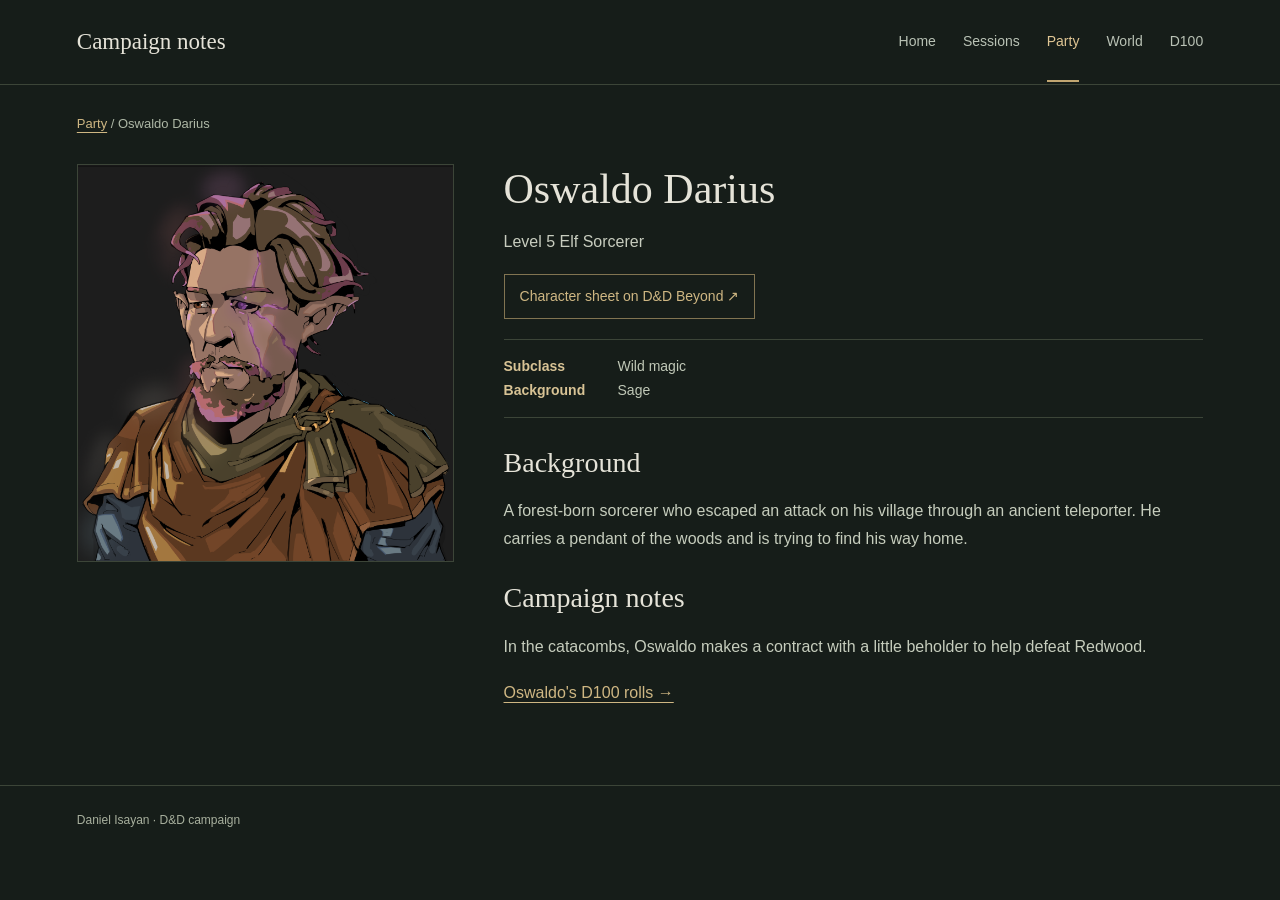
<file: oswaldo.html>
<!DOCTYPE html>
<html lang="en">
  <head>
    <meta charset="utf-8">
    <meta name="viewport" content="width=device-width, initial-scale=1">
    <meta name="description" content="Oswaldo Darius: Elf Sorcerer, character sheet, and D100 rolls.">
    <title>Oswaldo Darius | Campaign notes</title>
    <link rel="stylesheet" href="css/styles.css">
  </head>
  <body>
    <a class="skip-link" href="#main">Skip to content</a>
    <header class="site-header">
      <div class="container header-inner">
        <a class="brand" href="index.html">Campaign notes</a>
        <nav aria-label="Main navigation">
          <a href="index.html">Home</a>
          <a href="sessions.html">Sessions</a>
          <a href="characters.html" aria-current="page">Party</a>
          <a href="world.html">World</a>
          <a href="d100.html">D100</a>
        </nav>
      </div>
    </header>

    <main id="main" class="container">
      <p class="breadcrumb"><a href="characters.html">Party</a> / Oswaldo Darius</p>
      <div class="profile-layout">
        <aside class="profile-portrait">
          <a href="images/oswaldo-darius.png" title="View Oswaldo's full portrait">
            <img src="images/oswaldo-darius.png" alt="Oswaldo with brown hair, pointed ears, purple facial markings, and a brown cloak." width="2716" height="2875">
          </a>
        </aside>
        <article class="profile-content">
          <h1>Oswaldo Darius</h1>
          <p class="profile-class">Level 5 Elf Sorcerer</p>
          <p><a class="sheet-link" href="https://www.dndbeyond.com/characters/149989992/mTthwH" target="_blank" rel="noopener noreferrer">Character sheet on D&amp;D Beyond ↗</a></p>
          <dl class="sheet-facts">
            <dt>Subclass</dt><dd>Wild magic</dd>
            <dt>Background</dt><dd>Sage</dd>
          </dl>
          <section>
            <h2>Background</h2>
            <p>A forest-born sorcerer who escaped an attack on his village through an ancient teleporter. He carries a pendant of the woods and is trying to find his way home.</p>
          </section>
          <section>
            <h2>Campaign notes</h2>
            <p>In the catacombs, Oswaldo makes a contract with a little beholder to help defeat Redwood.</p>
            <p><a href="d100.html">Oswaldo's D100 rolls →</a></p>
          </section>
        </article>
      </div>
    </main>

    <footer class="site-footer">
      <div class="container">
        <p>Daniel Isayan · D&amp;D campaign</p>
      </div>
    </footer>
  </body>
</html>
</file>
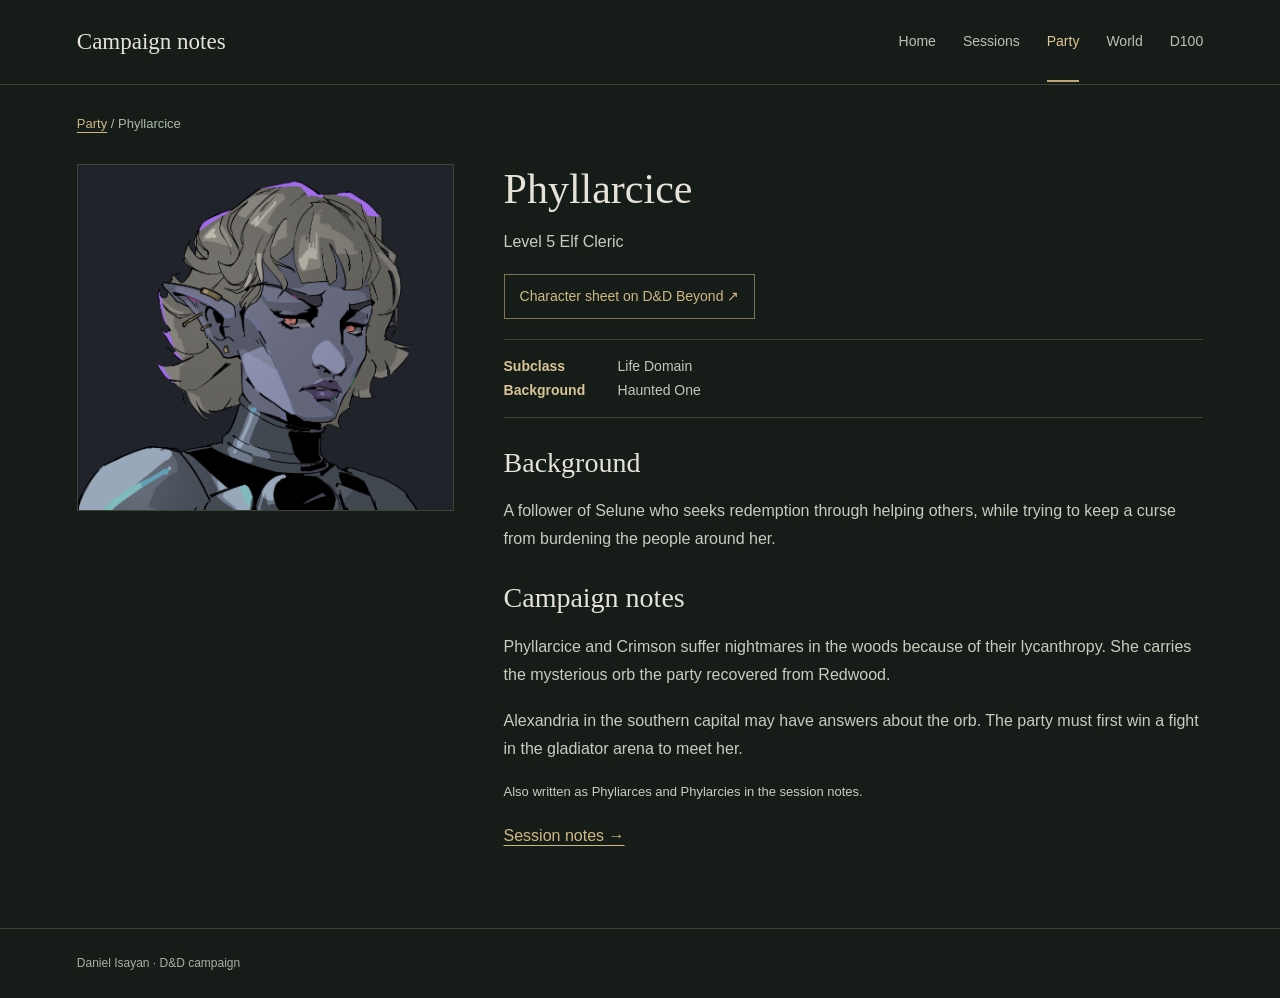
<file: phyliarces.html>
<!DOCTYPE html>
<html lang="en">
  <head>
    <meta charset="utf-8">
    <meta name="viewport" content="width=device-width, initial-scale=1">
    <meta name="description" content="Phyllarcice: Elf Cleric, character sheet, and campaign notes.">
    <title>Phyllarcice | Campaign notes</title>
    <link rel="stylesheet" href="css/styles.css">
  </head>
  <body>
    <a class="skip-link" href="#main">Skip to content</a>
    <header class="site-header">
      <div class="container header-inner">
        <a class="brand" href="index.html">Campaign notes</a>
        <nav aria-label="Main navigation">
          <a href="index.html">Home</a>
          <a href="sessions.html">Sessions</a>
          <a href="characters.html" aria-current="page">Party</a>
          <a href="world.html">World</a>
          <a href="d100.html">D100</a>
        </nav>
      </div>
    </header>

    <main id="main" class="container">
      <p class="breadcrumb"><a href="characters.html">Party</a> / Phyllarcice</p>
      <div class="profile-layout">
        <aside class="profile-portrait">
          <a href="images/phyllarcice.png" title="View Phyllarcice's full portrait">
            <img src="images/phyllarcice.png" alt="Phyllarcice with pale hair, purple-gray skin, pointed ears with gold piercings, and silver armor." width="3225" height="2969">
          </a>
        </aside>
        <article class="profile-content">
          <h1>Phyllarcice</h1>
          <p class="profile-class">Level 5 Elf Cleric</p>
          <p><a class="sheet-link" href="https://www.dndbeyond.com/characters/159744040" target="_blank" rel="noopener noreferrer">Character sheet on D&amp;D Beyond ↗</a></p>
          <dl class="sheet-facts">
            <dt>Subclass</dt><dd>Life Domain</dd>
            <dt>Background</dt><dd>Haunted One</dd>
          </dl>
          <section>
            <h2>Background</h2>
            <p>A follower of Selune who seeks redemption through helping others, while trying to keep a curse from burdening the people around her.</p>
          </section>
          <section>
            <h2>Campaign notes</h2>
            <p>Phyllarcice and Crimson suffer nightmares in the woods because of their lycanthropy. She carries the mysterious orb the party recovered from Redwood.</p>
            <p>Alexandria in the southern capital may have answers about the orb. The party must first win a fight in the gladiator arena to meet her.</p>
            <p class="source-note">Also written as Phyliarces and Phylarcies in the session notes.</p>
            <p><a href="sessions.html">Session notes →</a></p>
          </section>
        </article>
      </div>
    </main>

    <footer class="site-footer">
      <div class="container">
        <p>Daniel Isayan · D&amp;D campaign</p>
      </div>
    </footer>
  </body>
</html>
</file>
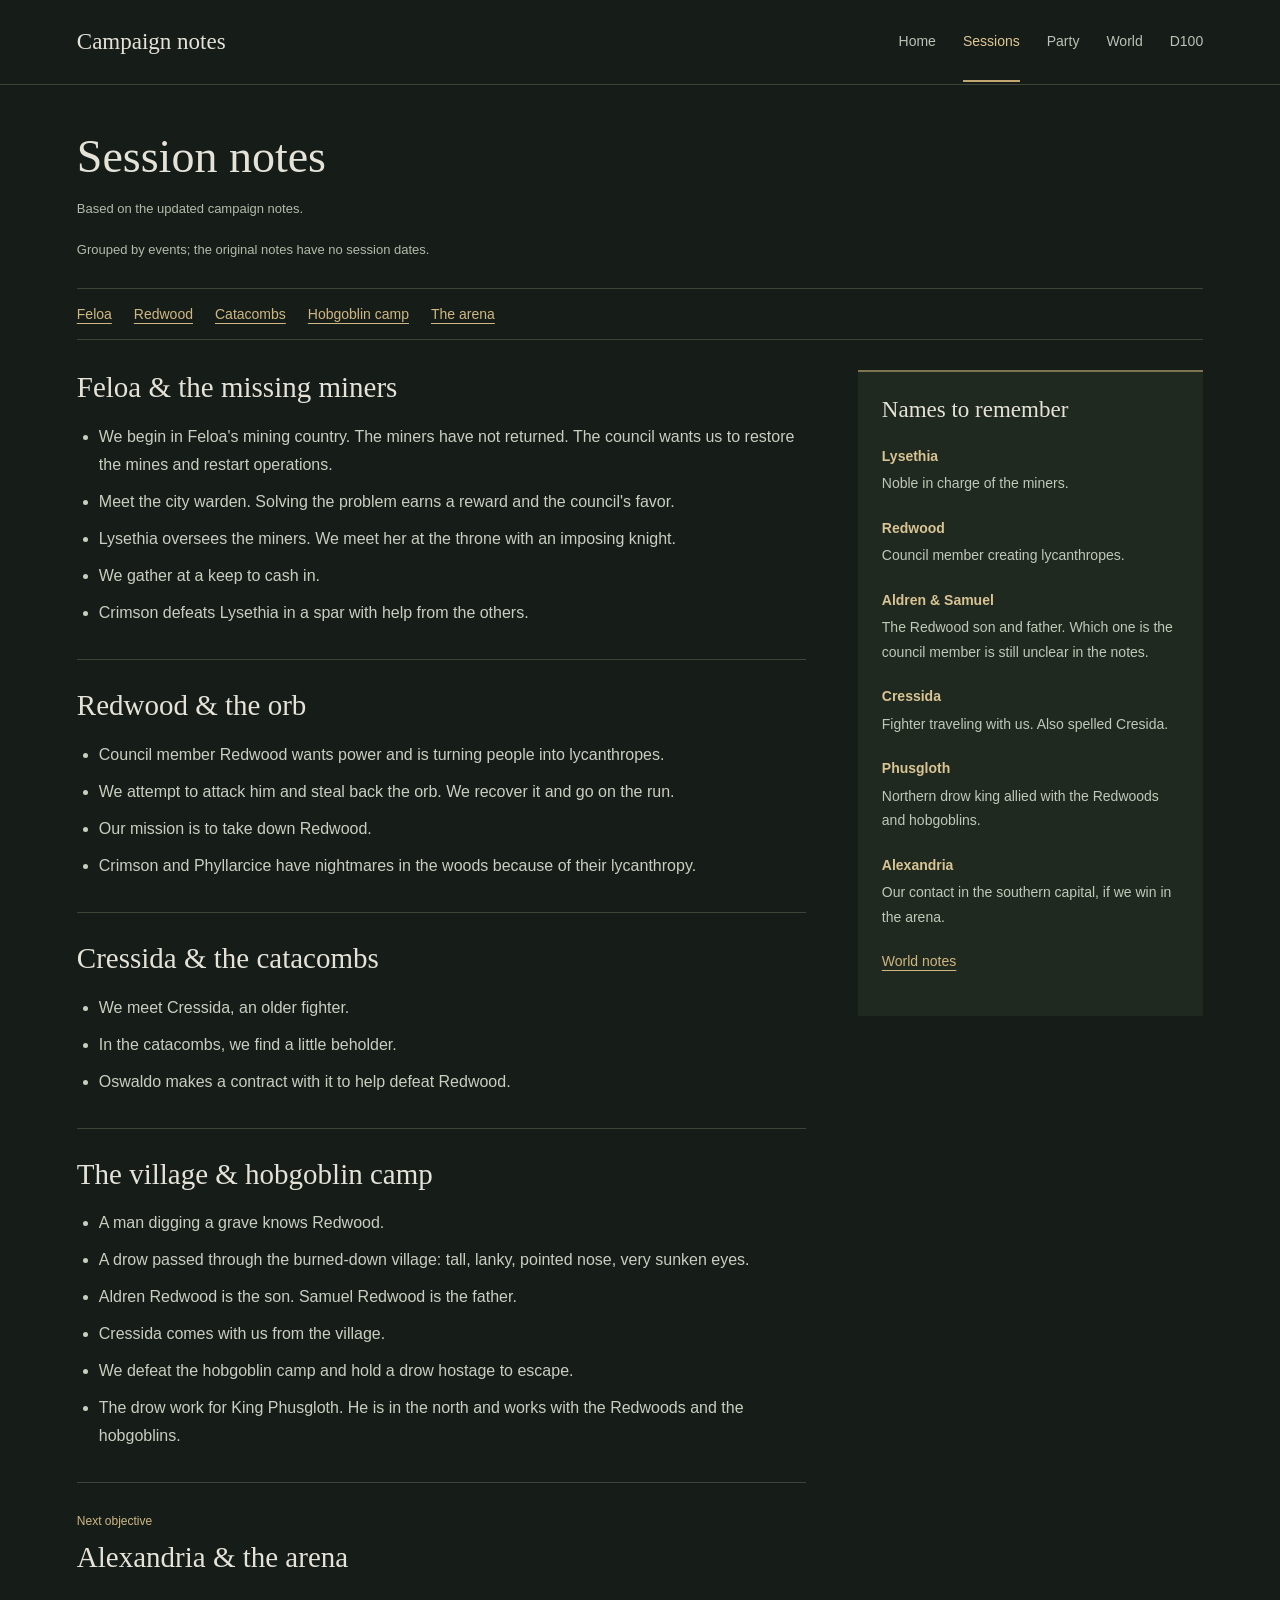
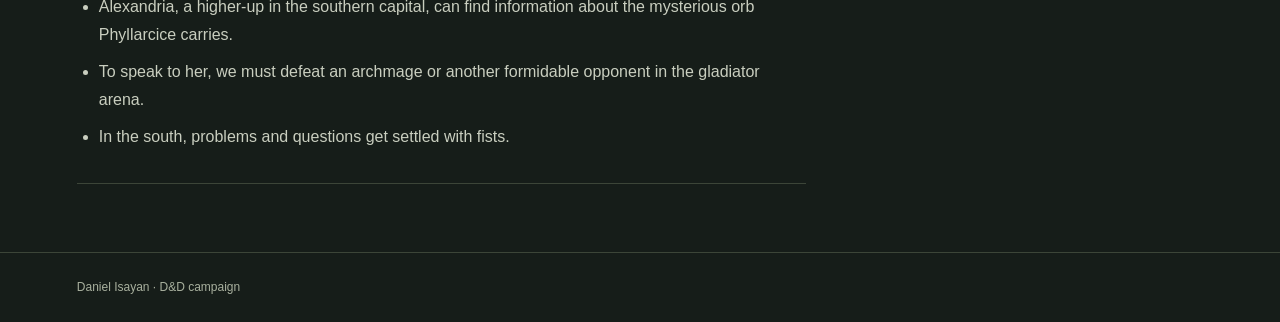
<file: sessions.html>
<!DOCTYPE html>
<html lang="en">
<head>
  <meta charset="UTF-8">
  <meta name="viewport" content="width=device-width, initial-scale=1">
  <meta name="description" content="Campaign notes from Feloa, Redwood, the hobgoblin camp, and the next objective in the southern capital.">
  <title>Session notes | Campaign notes</title>
  <link rel="stylesheet" href="css/styles.css">
</head>
<body>
  <a class="skip-link" href="#main">Skip to content</a>
  <header class="site-header">
    <div class="container header-inner">
      <a class="brand" href="index.html">Campaign notes</a>
      <nav aria-label="Main navigation">
        <a href="index.html">Home</a>
        <a href="sessions.html" aria-current="page">Sessions</a>
        <a href="characters.html">Party</a>
        <a href="world.html">World</a>
        <a href="d100.html">D100</a>
      </nav>
    </div>
  </header>
  <main id="main" class="container">
    <header class="page-heading">
      <h1>Session notes</h1>
      <p class="source-note">Based on the updated campaign notes.</p>
      <p class="source-note">Grouped by events; the original notes have no session dates.</p>
    </header>
    <nav class="jump-links" aria-label="Jump to campaign events">
      <a href="#feloa">Feloa</a><a href="#redwood">Redwood</a><a href="#beholder">Catacombs</a><a href="#drow">Hobgoblin camp</a><a href="#arena">The arena</a>
    </nav>
    <div class="journal-layout">
      <div>
        <article class="journal-entry" id="feloa">
          <h2>Feloa &amp; the missing miners</h2>
          <ul>
            <li>We begin in Feloa's mining country. The miners have not returned. The council wants us to restore the mines and restart operations.</li>
            <li>Meet the city warden. Solving the problem earns a reward and the council's favor.</li>
            <li>Lysethia oversees the miners. We meet her at the throne with an imposing knight.</li>
            <li>We gather at a keep to cash in.</li>
            <li>Crimson defeats Lysethia in a spar with help from the others.</li>
          </ul>
        </article>
        <article class="journal-entry" id="redwood">
          <h2>Redwood &amp; the orb</h2>
          <ul>
            <li>Council member Redwood wants power and is turning people into lycanthropes.</li>
            <li>We attempt to attack him and steal back the orb. We recover it and go on the run.</li>
            <li>Our mission is to take down Redwood.</li>
            <li>Crimson and Phyllarcice have nightmares in the woods because of their lycanthropy.</li>
          </ul>
        </article>
        <article class="journal-entry" id="beholder">
          <h2>Cressida &amp; the catacombs</h2>
          <ul>
            <li>We meet Cressida, an older fighter.</li>
            <li>In the catacombs, we find a little beholder.</li>
            <li>Oswaldo makes a contract with it to help defeat Redwood.</li>
          </ul>
        </article>
        <article class="journal-entry" id="drow">
          <h2>The village &amp; hobgoblin camp</h2>
          <ul>
            <li>A man digging a grave knows Redwood.</li>
            <li>A drow passed through the burned-down village: tall, lanky, pointed nose, very sunken eyes.</li>
            <li>Aldren Redwood is the son. Samuel Redwood is the father.</li>
            <li>Cressida comes with us from the village.</li>
            <li>We defeat the hobgoblin camp and hold a drow hostage to escape.</li>
            <li>The drow work for King Phusgloth. He is in the north and works with the Redwoods and the hobgoblins.</li>
          </ul>
        </article>
        <article class="journal-entry" id="arena">
          <p class="status-label">Next objective</p>
          <h2>Alexandria &amp; the arena</h2>
          <ul>
            <li>Alexandria, a higher-up in the southern capital, can find information about the mysterious orb Phyllarcice carries.</li>
            <li>To speak to her, we must defeat an archmage or another formidable opponent in the gladiator arena.</li>
            <li>In the south, problems and questions get settled with fists.</li>
          </ul>
        </article>
      </div>
      <aside class="lore-box" aria-labelledby="names-heading">
        <h2 id="names-heading">Names to remember</h2>
        <dl>
          <dt>Lysethia</dt><dd>Noble in charge of the miners.</dd>
          <dt>Redwood</dt><dd>Council member creating lycanthropes.</dd>
          <dt>Aldren &amp; Samuel</dt><dd>The Redwood son and father. Which one is the council member is still unclear in the notes.</dd>
          <dt>Cressida</dt><dd>Fighter traveling with us. Also spelled Cresida.</dd>
          <dt>Phusgloth</dt><dd>Northern drow king allied with the Redwoods and hobgoblins.</dd>
          <dt>Alexandria</dt><dd>Our contact in the southern capital, if we win in the arena.</dd>
        </dl>
        <p><a href="world.html">World notes</a></p>
      </aside>
    </div>
  </main>
  <footer class="site-footer">
    <div class="container"><p>Daniel Isayan · D&amp;D campaign</p></div>
  </footer>
</body>
</html>
</file>
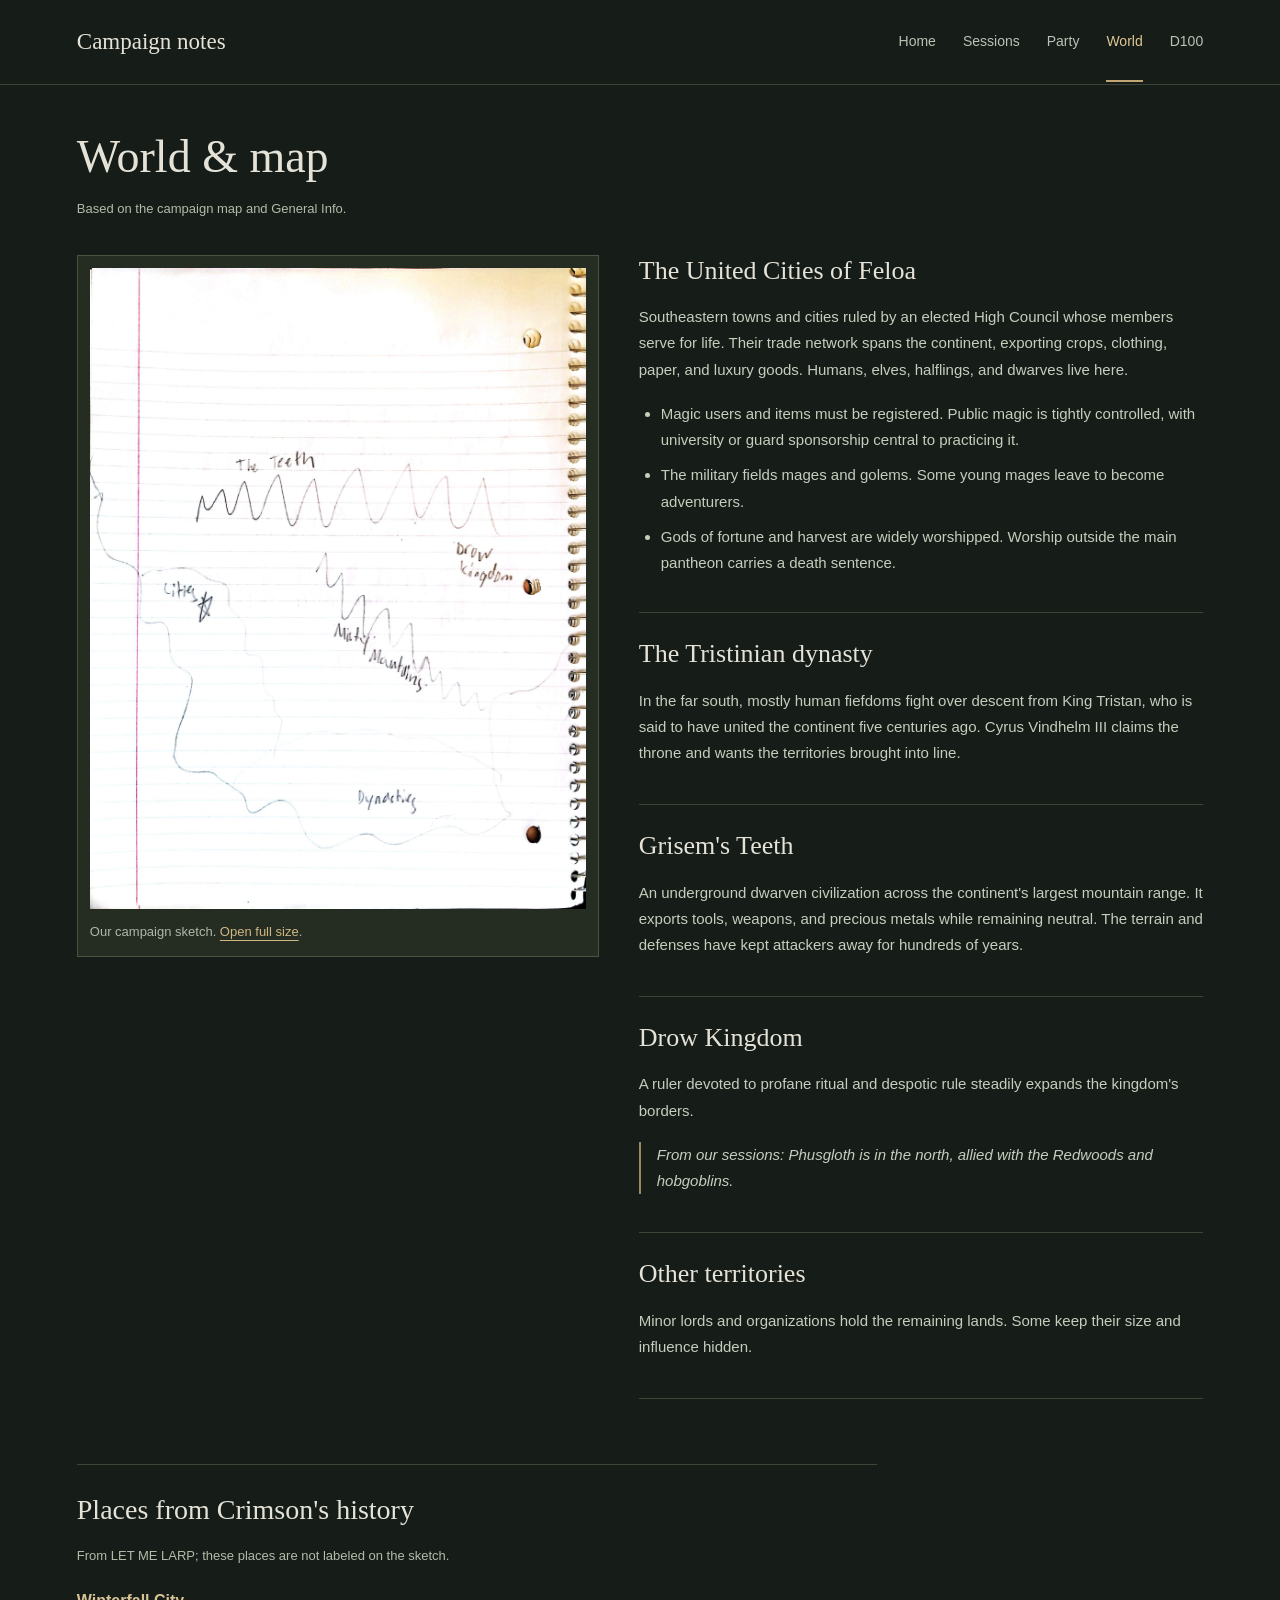
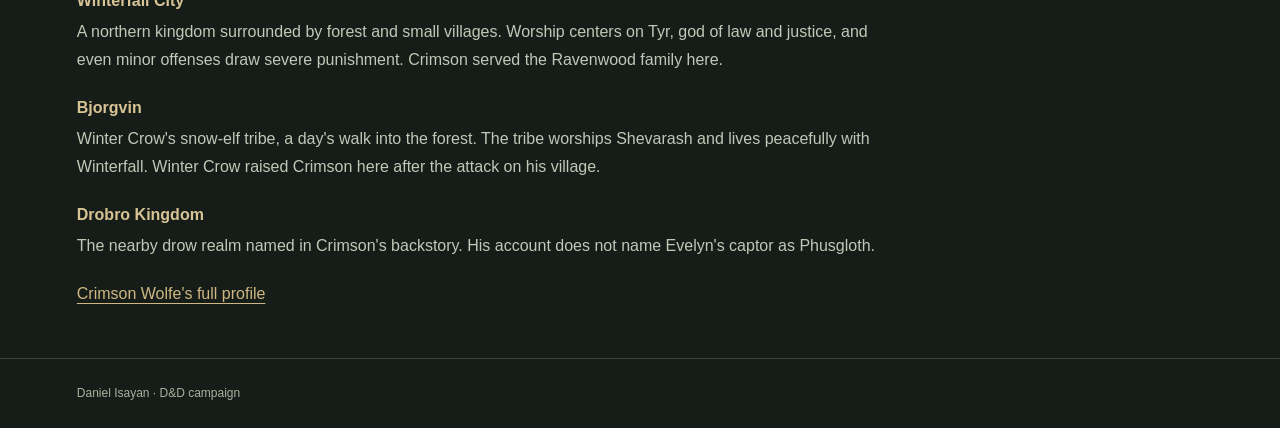
<file: world.html>
<!DOCTYPE html>
<html lang="en">
<head>
  <meta charset="UTF-8">
  <meta name="viewport" content="width=device-width, initial-scale=1">
  <meta name="description" content="Our campaign map and notes on Feloa, the Tristinian dynasty, Grisem's Teeth, the Drow Kingdom, Winterfall, and Bjorgvin.">
  <title>World &amp; map | Campaign notes</title>
  <link rel="stylesheet" href="css/styles.css">
</head>
<body>
  <a class="skip-link" href="#main">Skip to content</a>
  <header class="site-header">
    <div class="container header-inner">
      <a class="brand" href="index.html">Campaign notes</a>
      <nav aria-label="Main navigation">
        <a href="index.html">Home</a><a href="sessions.html">Sessions</a><a href="characters.html">Party</a><a href="world.html" aria-current="page">World</a><a href="d100.html">D100</a>
      </nav>
    </div>
  </header>
  <main id="main" class="container">
    <header class="page-heading">
      <h1>World &amp; map</h1>
      <p class="source-note">Based on the campaign map and General Info.</p>
    </header>
    <div class="world-layout">
      <figure class="world-map">
        <a href="images/campaign-map.jpg" title="Open the full-resolution map">
          <img src="images/campaign-map.jpg" alt="Hand-drawn map: the Teeth across the top, a city to the left, the Misty Mountains in the middle, the Drow Kingdom to the right, and dynasties below" width="2160" height="2792">
        </a>
        <figcaption>Our campaign sketch. <a href="images/campaign-map.jpg">Open full size</a>.</figcaption>
      </figure>
      <div class="region-notes">
        <section id="feloa">
          <h2>The United Cities of Feloa</h2>
          <p>Southeastern towns and cities ruled by an elected High Council whose members serve for life. Their trade network spans the continent, exporting crops, clothing, paper, and luxury goods. Humans, elves, halflings, and dwarves live here.</p>
          <ul>
            <li>Magic users and items must be registered. Public magic is tightly controlled, with university or guard sponsorship central to practicing it.</li>
            <li>The military fields mages and golems. Some young mages leave to become adventurers.</li>
            <li>Gods of fortune and harvest are widely worshipped. Worship outside the main pantheon carries a death sentence.</li>
          </ul>
        </section>
        <section id="dynasty">
          <h2>The Tristinian dynasty</h2>
          <p>In the far south, mostly human fiefdoms fight over descent from King Tristan, who is said to have united the continent five centuries ago. Cyrus Vindhelm III claims the throne and wants the territories brought into line.</p>
        </section>
        <section id="teeth">
          <h2>Grisem's Teeth</h2>
          <p>An underground dwarven civilization across the continent's largest mountain range. It exports tools, weapons, and precious metals while remaining neutral. The terrain and defenses have kept attackers away for hundreds of years.</p>
        </section>
        <section id="drow-kingdom">
          <h2>Drow Kingdom</h2>
          <p>A ruler devoted to profane ritual and despotic rule steadily expands the kingdom's borders.</p>
          <p class="field-note">From our sessions: Phusgloth is in the north, allied with the Redwoods and hobgoblins.</p>
        </section>
        <section>
          <h2>Other territories</h2>
          <p>Minor lords and organizations hold the remaining lands. Some keep their size and influence hidden.</p>
        </section>
      </div>
    </div>
    <section class="northern-notes" id="winterfall">
      <h2>Places from Crimson's history</h2>
      <p class="source-note">From LET ME LARP; these places are not labeled on the sketch.</p>
      <dl>
        <dt>Winterfall City</dt>
        <dd>A northern kingdom surrounded by forest and small villages. Worship centers on Tyr, god of law and justice, and even minor offenses draw severe punishment. Crimson served the Ravenwood family here.</dd>
        <dt>Bjorgvin</dt>
        <dd>Winter Crow's snow-elf tribe, a day's walk into the forest. The tribe worships Shevarash and lives peacefully with Winterfall. Winter Crow raised Crimson here after the attack on his village.</dd>
        <dt>Drobro Kingdom</dt>
        <dd>The nearby drow realm named in Crimson's backstory. His account does not name Evelyn's captor as Phusgloth.</dd>
      </dl>
      <p><a href="crimson.html">Crimson Wolfe's full profile</a></p>
    </section>
  </main>
  <footer class="site-footer">
    <div class="container"><p>Daniel Isayan · D&amp;D campaign</p></div>
  </footer>
</body>
</html>
</file>
<file: css/styles.css>
/* Shared styles. Plain HTML, local images, and no framework. */
* { box-sizing: border-box; }
html { scroll-behavior: smooth; }
body {
  margin: 0;
  background: #161d19;
  color: #e5e3d8;
  font: 16px/1.75 Arial, Helvetica, sans-serif;
}
a { color: #cfb783; text-underline-offset: 4px; }
a:hover { color: #fff0c9; }
a:focus-visible, button:focus-visible {
  outline: 3px solid #eac989;
  outline-offset: 5px;
}
h1, h2, h3 { font-family: Georgia, 'Times New Roman', serif; font-weight: normal; line-height: 1.2; }
h1 { font-size: 46px; margin: 0 0 14px; }
h2 { font-size: 28px; margin: 0 0 18px; }
h3 { font-size: 22px; margin: 0 0 12px; }
p { margin: 0 0 18px; }
ul { padding-left: 22px; }
li { margin-bottom: 9px; }
img { display: block; max-width: 100%; height: auto; }
figure { margin: 0; }
figcaption { padding: 12px 0; color: #afb8aa; font-size: 13px; }
hr { border: 0; border-top: 1px solid #3c4538; margin: 28px 0; }
.container { width: 88%; max-width: 1160px; margin: 0 auto; }
.intro { color: #b9c2b5; font-size: 17px; }
.small-note, .source-note { font-size: 13px; color: #b2bba9; }
.skip-link { position: absolute; top: -100px; left: 20px; z-index: 10; padding: 12px; background: #161d19; }
.skip-link:focus { top: 12px; }

/* Navigation shared by every page. */
.site-header { border-bottom: 1px solid #3c4538; }
.header-inner { display: flex; align-items: center; justify-content: space-between; gap: 24px; min-height: 84px; }
.brand { font: 23px Georgia, serif; color: #e5e3d8; text-decoration: none; white-space: nowrap; }
.site-header nav { display: flex; gap: 27px; }
.site-header nav a { padding: 27px 0; color: #b9c2b5; font-size: 14px; text-decoration: none; border-bottom: 2px solid transparent; }
.site-header nav a[aria-current] { color: #e0c694; border-bottom-color: #c1a671; }
.page-heading { padding: 44px 0 26px; }
.page-heading p:last-child { margin-bottom: 0; }

/* Home: current notes beside the actual campaign sketch. */
.home-layout { display: flex; align-items: flex-start; gap: 58px; padding: 12px 0 34px; }
.current-notes { width: 47%; }
.current-notes > ul { color: #c9cebf; margin-top: 0; }
.next-session { padding: 18px 0 0 20px; margin: 24px 0; border-left: 2px solid #b99e6a; }
.next-session p { color: #c9cebf; }
.plain-links { list-style: none; padding: 0; margin-bottom: 0; }
.map-preview { width: 53%; padding: 14px 14px 0; background: #242b22; border: 1px solid #4d5140; }
.map-preview img { width: 100%; height: 490px; object-fit: cover; object-position: center 80%; }
.home-party { margin: 12px 0 54px; padding-top: 32px; border-top: 1px solid #3c4538; }
.portrait-row { display: flex; gap: 20px; }
.portrait-row > a { width: 20%; font-size: 14px; text-decoration: none; }
.portrait-row img { width: 100%; height: 170px; object-fit: cover; object-position: center 25%; border: 1px solid #3c4538; }
.portrait-row span { display: block; padding-top: 10px; }

/* Session notebook. */
.jump-links { display: flex; flex-wrap: wrap; gap: 10px 22px; padding: 13px 0; margin-bottom: 30px; border-top: 1px solid #3c4538; border-bottom: 1px solid #3c4538; }
.jump-links a { font-size: 14px; }
.journal-layout { display: flex; align-items: flex-start; gap: 52px; margin-bottom: 40px; }
.journal-layout > div { width: 68%; }
.journal-entry { margin: 0 0 28px; padding-bottom: 16px; border-bottom: 1px solid #3c4538; scroll-margin-top: 25px; }
.journal-entry ul { color: #c9cebf; }
.journal-entry h2 { font-size: 29px; }
.journal-layout > .lore-box { width: 32%; padding: 24px; background: #20291f; border-top: 2px solid #817451; }
.lore-box h2 { font-size: 23px; }
dt { margin-top: 20px; font-weight: bold; color: #d8c395; }
dd { margin: 3px 0 20px; color: #c0c8b7; }
.lore-box { font-size: 14px; }
.status-label { font-size: 12px; color: #cfb783; margin-bottom: 8px; }

/* Party directory and separate character pages. */
.character-grid { display: flex; flex-wrap: wrap; gap: 38px 26px; margin: 10px 0 60px; }
.character-card { width: calc(33.33% - 18px); }
.character-card img { width: 100%; height: 310px; object-fit: cover; object-position: center 25%; border: 1px solid #3c4538; }
.character-card a:hover img, .portrait-row a:hover img { opacity: 0.85; }
.character-info { padding: 20px 0; border-bottom: 1px solid #3c4538; }
.character-info h2 { font-size: 28px; margin-bottom: 10px; }
.character-info h2 a { color: #e5e3d8; text-decoration: none; }
.character-info p { margin-bottom: 8px; }
.character-info > a { font-size: 14px; }
.breadcrumb { margin: 28px 0; color: #aeb8a6; font-size: 13px; }
.profile-layout { display: flex; align-items: flex-start; gap: 50px; margin-bottom: 60px; }
.profile-portrait { width: 35%; }
.profile-portrait img { width: 100%; height: auto; border: 1px solid #3c4538; }
.profile-content { width: 65%; max-width: 710px; }
.profile-content h1 { font-size: 42px; }
.profile-class { color: #c8cdbf; margin-bottom: 18px; }
.sheet-link { display: inline-block; padding: 9px 15px; border: 1px solid #817451; text-decoration: none; font-size: 14px; }
.sheet-link:hover { background: #2d3528; }
.sheet-facts { display: flex; flex-wrap: wrap; gap: 0 14px; padding: 14px 0; margin: 20px 0 28px; border-top: 1px solid #3c4538; border-bottom: 1px solid #3c4538; font-size: 14px; }
.sheet-facts dt { width: 100px; margin: 0; }
.sheet-facts dd { width: calc(100% - 114px); margin: 0; }
.profile-content section { margin-top: 28px; }
.profile-content section p { color: #c6cdbd; }

/* Map and setting notes. The full scan remains available through the image link. */
.world-layout { display: flex; align-items: flex-start; gap: 40px; margin: 8px 0 40px; }
.world-map { width: 48%; padding: 12px 12px 0; background: #252c22; border: 1px solid #4d5140; }
.world-map img { width: 100%; height: auto; }
.region-notes { width: 52%; }
.region-notes section { padding-bottom: 20px; margin-bottom: 25px; border-bottom: 1px solid #3c4538; }
.region-notes h2 { font-size: 26px; }
.region-notes p, .region-notes li { color: #c6cdbd; font-size: 15px; }
.field-note { padding-left: 16px; border-left: 2px solid #9c895f; font-style: italic; }
.northern-notes { max-width: 800px; margin: 0 0 50px; padding-top: 28px; border-top: 1px solid #3c4538; }

/* Oswaldo's roller and source table. */
.button, button {
  display: inline-block;
  padding: 11px 20px;
  border: 1px solid #c7ab76;
  background: #c7ab76;
  color: #18211a;
  font: bold 14px/1.7 Arial, Helvetica, sans-serif;
  cursor: pointer;
}
button:hover { background: #e0c592; color: #18211a; }
button:disabled { color: #929c89; background: #273026; border-color: #4b5442; cursor: not-allowed; }
.secondary-button { color: #dbc38e; background: transparent; border-color: #796e4d; }
.roller-layout { display: flex; gap: 30px; align-items: flex-start; margin: 12px 0 42px; }
.roller-panel { width: 65%; padding: 28px; background: #202a20; border: 1px solid #656146; }
.roller-panel h2 { font-size: 26px; }
.result-box { display: flex; gap: 24px; align-items: center; min-height: 150px; padding: 20px 0; }
#roll-number { min-width: 100px; font: 64px/1 Georgia, serif; color: #e7c88d; text-align: center; }
#roll-effect { margin: 0; color: #d1d6c9; font-size: 14px; }
.roller-actions { display: flex; flex-wrap: wrap; gap: 12px; margin-top: 24px; }
.meter-label { display: block; margin-top: 15px; font-size: 12px; color: #b8c2b0; }
meter, progress { display: block; width: 100%; height: 14px; margin: 8px 0; accent-color: #caae78; }
.table-status { width: 35%; padding: 12px 0; }
.table-status h2 { font-size: 34px; margin-bottom: 14px; }
.table-status p { color: #b9c3b4; font-size: 14px; }
.table-status label { font-size: 13px; }
.table-status a { font-size: 14px; }
.table-wrap { margin: 0 0 40px; }
table { width: 100%; border-collapse: collapse; font-size: 14px; }
caption { padding: 0 0 18px; color: #b9c3b4; text-align: left; font-size: 13px; }
th, td { padding: 16px 20px; border-bottom: 1px solid #3c4538; text-align: left; vertical-align: top; }
thead { color: #ddc492; background: #273026; }
tbody th { width: 94px; color: #e1c594; font: normal 21px Georgia, serif; }
tbody td { color: #c5cdbf; }
tbody tr:nth-child(even) { background: #1c241d; }
tbody tr:target { background: #37402b; outline: 2px solid #baa071; }
.unwritten td { font-style: italic; color: #adb8a4; }
.site-footer { padding: 24px 0; border-top: 1px solid #3c4538; font-size: 12px; color: #a8b09e; }
.site-footer .container { display: flex; align-items: flex-start; justify-content: space-between; gap: 18px; }
.site-footer p { margin: 0; }

/* Stacked layouts on smaller screens. */
@media (max-width: 850px) {
  .home-layout, .journal-layout, .world-layout { gap: 28px; }
  .header-inner { gap: 18px; }
  .site-header nav { gap: 18px; }
  .character-card { width: calc(50% - 13px); }
  .profile-layout { gap: 28px; }
  .profile-content h1 { font-size: 36px; }
  .portrait-row { flex-wrap: wrap; gap: 22px; }
  .portrait-row > a { width: calc(33.33% - 15px); }
}
@media (max-width: 680px) {
  .header-inner { display: block; padding-top: 18px; }
  .brand { font-size: 22px; }
  .site-header nav { justify-content: space-between; gap: 12px; }
  .site-header nav a { padding: 14px 0; font-size: 13px; }
  .container { width: 90%; }
  .page-heading { padding-top: 32px; }
  h1 { font-size: 38px; }
  .home-layout, .journal-layout, .world-layout, .profile-layout, .roller-layout { display: block; }
  .current-notes, .map-preview, .journal-layout > div, .journal-layout > .lore-box, .world-map, .region-notes, .profile-portrait, .profile-content, .roller-panel, .table-status { width: 100%; }
  .map-preview { margin-top: 30px; }
  .map-preview img { height: 370px; }
  .world-map { margin-bottom: 35px; }
  .profile-portrait { max-width: 350px; margin-bottom: 28px; }
  .profile-content h1 { font-size: 36px; }
  .profile-content { max-width: none; }
  .table-status { margin-top: 25px; }
  .journal-layout > .lore-box { margin-top: 28px; }
}
@media (max-width: 430px) {
  .portrait-row > a { width: calc(50% - 11px); }
  .portrait-row img { height: 150px; }
  .character-card { width: 100%; }
  .character-card img { height: 340px; }
  .roller-panel { padding: 22px 18px; }
  .result-box { gap: 14px; align-items: flex-start; }
  #roll-number { min-width: 65px; font-size: 50px; }
  th, td { padding: 14px 10px; }
  tbody th { width: 65px; }
}
@media (prefers-reduced-motion: reduce) {
  html { scroll-behavior: auto; }
}
</file>
